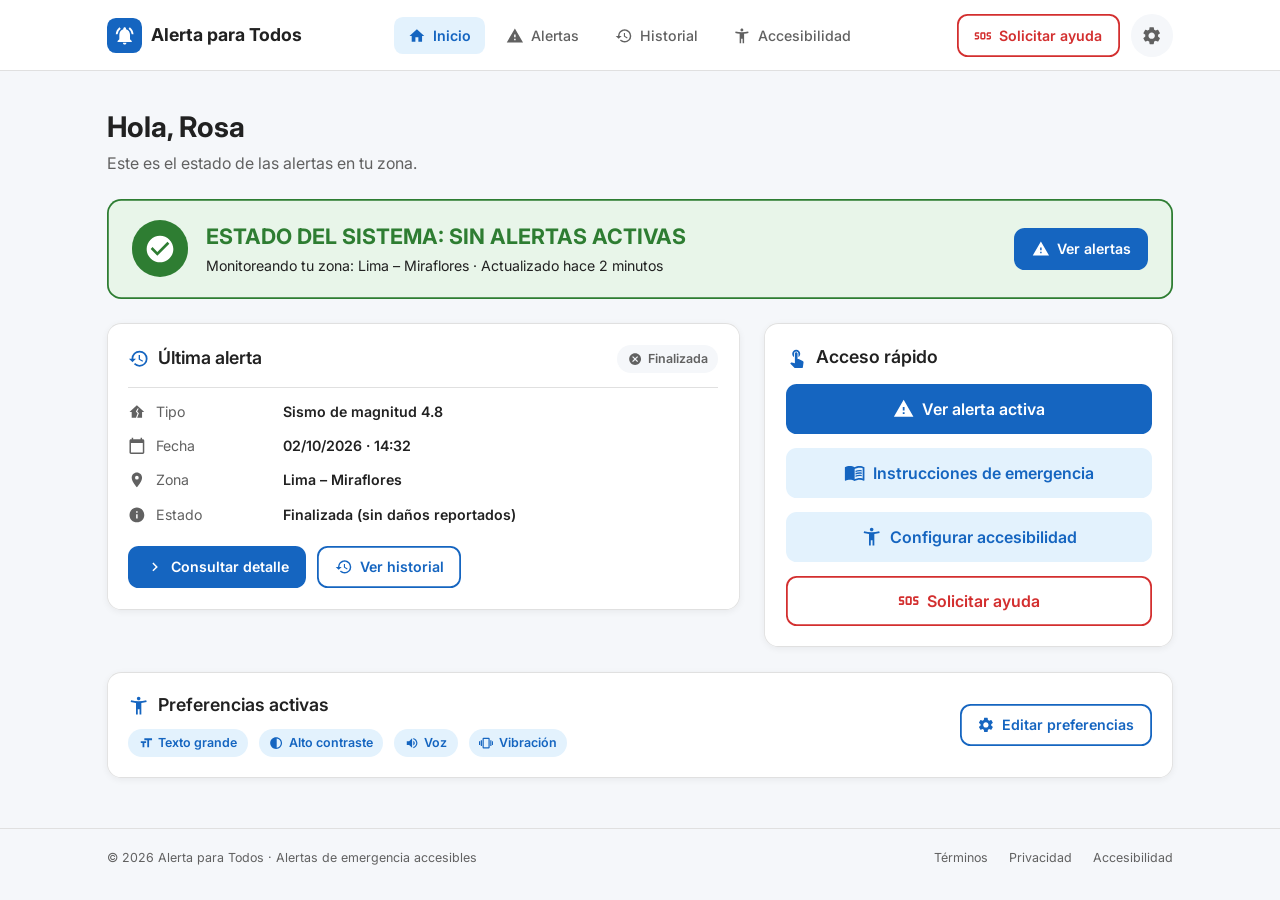
<file: index.html>
<!DOCTYPE html>
<html lang="es">
<head>
  <meta charset="UTF-8">
  <meta name="viewport" content="width=device-width, initial-scale=1.0">
  <title>Inicio | Alerta para Todos</title>
  <meta name="description" content="Alerta para Todos: alertas de emergencia accesibles. Pantalla MW-01.">
  <link rel="icon" href="imagenes/favicon.svg" type="image/svg+xml">
  <link rel="preconnect" href="https://fonts.googleapis.com">
  <link rel="preconnect" href="https://fonts.gstatic.com" crossorigin>
  <link href="https://fonts.googleapis.com/css2?family=Inter:wght@400;500;600;700&display=swap" rel="stylesheet">
  <link rel="stylesheet" href="css/estilos.css">
</head>
<body class="web" data-pantalla="MW-01">
  <div class="lienzo" id="pantalla">
<div class="panel-principal-1"><header class="navbar-2"><nav class="nav-interna"><a class="e3 enlace" href="index.html"><div class="logo-4"><div class="e5"><span class="ico-6"><svg fill="currentColor" aria-hidden="true" xmlns="http://www.w3.org/2000/svg" width="24" height="24" viewBox="0 0 24 24"><path d="M7.58 4.08 6.15 2.65C3.75 4.48 2.17 7.3 2.03 10.5h2a8.445 8.445 0 0 1 3.55-6.42zm12.39 6.42h2c-.15-3.2-1.73-6.02-4.12-7.85l-1.42 1.43a8.495 8.495 0 0 1 3.54 6.42zM18 11c0-3.07-1.64-5.64-4.5-6.32V4c0-.83-.67-1.5-1.5-1.5s-1.5.67-1.5 1.5v.68C7.63 5.36 6 7.92 6 11v5l-2 2v1h16v-1l-2-2v-5zm-6 11c.14 0 .27-.01.4-.04.65-.14 1.18-.58 1.44-1.18.1-.24.15-.5.15-.78h-4c.01 1.1.9 2 2.01 2z"/></svg></span></div><div class="txt-7">Alerta para Todos</div></div></a><div class="menu-8"><a class="inicio-9 enlace" href="index.html" aria-label="Inicio"><span class="ico-10"><svg fill="currentColor" aria-hidden="true" xmlns="http://www.w3.org/2000/svg" width="20" height="20" viewBox="0 0 24 24"><path d="M10 20v-6h4v6h5v-8h3L12 3 2 12h3v8z"/></svg></span><div class="txt-11">Inicio</div></a><a class="alertas-12 enlace" href="alerta-activa.html" aria-label="Alertas"><span class="ico-13"><svg fill="currentColor" aria-hidden="true" xmlns="http://www.w3.org/2000/svg" width="20" height="20" viewBox="0 0 24 24"><path d="M1 21h22L12 2 1 21zm12-3h-2v-2h2v2zm0-4h-2v-4h2v4z"/></svg></span><div class="txt-14">Alertas</div></a><a class="alertas-12 enlace" href="historial.html" aria-label="Historial"><span class="ico-13"><svg fill="currentColor" aria-hidden="true" xmlns="http://www.w3.org/2000/svg" width="20" height="20" viewBox="0 0 24 24"><path d="M13 3a9 9 0 0 0-9 9H1l3.89 3.89.07.14L9 12H6c0-3.87 3.13-7 7-7s7 3.13 7 7-3.13 7-7 7c-1.93 0-3.68-.79-4.94-2.06l-1.42 1.42A8.954 8.954 0 0 0 13 21a9 9 0 0 0 0-18zm-1 5v5l4.28 2.54.72-1.21-3.5-2.08V8H12z"/></svg></span><div class="txt-14">Historial</div></a><a class="alertas-12 enlace" href="accesibilidad.html" aria-label="Accesibilidad"><span class="ico-13"><svg fill="currentColor" aria-hidden="true" xmlns="http://www.w3.org/2000/svg" width="20" height="20" viewBox="0 0 24 24"><path d="M20.5 6c-2.61.7-5.67 1-8.5 1s-5.89-.3-8.5-1L3 8c1.86.5 4 .83 6 1v13h2v-6h2v6h2V9c2-.17 4.14-.5 6-1l-.5-2zM12 6c1.1 0 2-.9 2-2s-.9-2-2-2-2 .9-2 2 .9 2 2 2z"/></svg></span><div class="txt-14">Accesibilidad</div></a></div><div class="e15"><a class="solicitar-ayuda-16 boton" href="solicitar-ayuda.html" aria-label="Solicitar ayuda"><span class="ico-17"><svg fill="currentColor" aria-hidden="true" xmlns="http://www.w3.org/2000/svg" width="20" height="20" viewBox="0 0 24 24"><path d="M13.5 7h-3c-1.1 0-2 .9-2 2v6c0 1.1.9 2 2 2h3c1.1 0 2-.9 2-2V9c0-1.1-.9-2-2-2zm0 8h-3V9h3v6zM1 15h4v-2H3c-1.1 0-2-.9-2-2V9c0-1.1.9-2 2-2h4v2H3v2h2c1.1 0 2 .9 2 2v2c0 1.1-.9 2-2 2H1v-2zm16 0h4v-2h-2c-1.1 0-2-.9-2-2V9c0-1.1.9-2 2-2h4v2h-4v2h2c1.1 0 2 .9 2 2v2c0 1.1-.9 2-2 2h-4v-2z"/></svg></span><div class="txt-18">Solicitar ayuda</div></a><a class="configuracion-19 enlace" href="accesibilidad.html" aria-label="Configuración"><span class="ico-20"><svg fill="currentColor" aria-hidden="true" xmlns="http://www.w3.org/2000/svg" width="24" height="24" viewBox="0 0 24 24"><path d="M19.14 12.94c.04-.3.06-.61.06-.94 0-.32-.02-.64-.07-.94l2.03-1.58a.49.49 0 0 0 .12-.61l-1.92-3.32a.488.488 0 0 0-.59-.22l-2.39.96c-.5-.38-1.03-.7-1.62-.94l-.36-2.54a.484.484 0 0 0-.48-.41h-3.84c-.24 0-.43.17-.47.41l-.36 2.54c-.59.24-1.13.57-1.62.94l-2.39-.96c-.22-.08-.47 0-.59.22L2.74 8.87c-.12.21-.08.47.12.61l2.03 1.58c-.05.3-.09.63-.09.94s.02.64.07.94l-2.03 1.58a.49.49 0 0 0-.12.61l1.92 3.32c.12.22.37.29.59.22l2.39-.96c.5.38 1.03.7 1.62.94l.36 2.54c.05.24.24.41.48.41h3.84c.24 0 .44-.17.47-.41l.36-2.54c.59-.24 1.13-.56 1.62-.94l2.39.96c.22.08.47 0 .59-.22l1.92-3.32c.12-.22.07-.47-.12-.61l-2.01-1.58zM12 15.6c-1.98 0-3.6-1.62-3.6-3.6s1.62-3.6 3.6-3.6 3.6 1.62 3.6 3.6-1.62 3.6-3.6 3.6z"/></svg></span></a></div></nav></header><main class="contenido-21"><div class="encabezado-22"><div class="e23"><div class="txt-24">Hola, Rosa</div><div class="txt-25">Este es el estado de las alertas en tu zona.</div></div></div><div class="estado-del-sistema-26"><div class="e27"><span class="ico-28"><svg fill="currentColor" aria-hidden="true" xmlns="http://www.w3.org/2000/svg" width="36" height="36" viewBox="0 0 24 24"><path d="M12 2C6.48 2 2 6.48 2 12s4.48 10 10 10 10-4.48 10-10S17.52 2 12 2zm-2 15-5-5 1.41-1.41L10 14.17l7.59-7.59L19 8l-9 9z"/></svg></span></div><div class="e29"><div class="txt-30">ESTADO DEL SISTEMA: SIN ALERTAS ACTIVAS</div><div class="txt-31">Monitoreando tu zona: Lima – Miraflores · Actualizado hace 2 minutos</div></div><a class="ver-alertas-32 boton" href="alerta-activa.html" aria-label="Ver alertas"><span class="ico-33"><svg fill="currentColor" aria-hidden="true" xmlns="http://www.w3.org/2000/svg" width="20" height="20" viewBox="0 0 24 24"><path d="M1 21h22L12 2 1 21zm12-3h-2v-2h2v2zm0-4h-2v-4h2v4z"/></svg></span><div class="txt-34">Ver alertas</div></a></div><div class="fila-principal-35"><div class="ultima-alerta-36"><div class="e37"><div class="logo-4"><span class="ico-38"><svg fill="currentColor" aria-hidden="true" xmlns="http://www.w3.org/2000/svg" width="24" height="24" viewBox="0 0 24 24"><path d="M13 3a9 9 0 0 0-9 9H1l3.89 3.89.07.14L9 12H6c0-3.87 3.13-7 7-7s7 3.13 7 7-3.13 7-7 7c-1.93 0-3.68-.79-4.94-2.06l-1.42 1.42A8.954 8.954 0 0 0 13 21a9 9 0 0 0 0-18zm-1 5v5l4.28 2.54.72-1.21-3.5-2.08V8H12z"/></svg></span><div class="txt-39">Última alerta</div></div><div class="finalizada-40"><span class="ico-41"><svg fill="currentColor" aria-hidden="true" xmlns="http://www.w3.org/2000/svg" width="16" height="16" viewBox="0 0 24 24"><path d="M12 2C6.47 2 2 6.47 2 12s4.47 10 10 10 10-4.47 10-10S17.53 2 12 2zm5 13.59L15.59 17 12 13.41 8.41 17 7 15.59 10.59 12 7 8.41 8.41 7 12 10.59 15.59 7 17 8.41 13.41 12 17 15.59z"/></svg></span><div class="txt-42">Finalizada</div></div></div><div class="divider-43"></div><div class="tipo-44"><span class="ico-13"><svg fill="currentColor" aria-hidden="true" xmlns="http://www.w3.org/2000/svg" width="20" height="20" viewBox="0 0 24 24"><path fill-rule="evenodd" d="M12 3 2 12h3v8h14v-8h3L12 3zm.9 4.5-2.3 4 2.3 2.6-2.1 5.9h1.6l2.3-6-2.3-2.5 2.1-4z"/></svg></span><div class="txt-45">Tipo</div><div class="txt-46">Sismo de magnitud 4.8</div></div><div class="tipo-44"><span class="ico-13"><svg fill="currentColor" aria-hidden="true" xmlns="http://www.w3.org/2000/svg" width="20" height="20" viewBox="0 0 24 24"><path d="M20 3h-1V1h-2v2H7V1H5v2H4c-1.1 0-2 .9-2 2v16c0 1.1.9 2 2 2h16c1.1 0 2-.9 2-2V5c0-1.1-.9-2-2-2zm0 18H4V8h16v13z"/></svg></span><div class="txt-45">Fecha</div><div class="txt-46">02/10/2026 · 14:32</div></div><div class="tipo-44"><span class="ico-13"><svg fill="currentColor" aria-hidden="true" xmlns="http://www.w3.org/2000/svg" width="20" height="20" viewBox="0 0 24 24"><path d="M12 2C8.13 2 5 5.13 5 9c0 5.25 7 13 7 13s7-7.75 7-13c0-3.87-3.13-7-7-7zm0 9.5a2.5 2.5 0 0 1 0-5 2.5 2.5 0 0 1 0 5z"/></svg></span><div class="txt-45">Zona</div><div class="txt-46">Lima – Miraflores</div></div><div class="tipo-44"><span class="ico-13"><svg fill="currentColor" aria-hidden="true" xmlns="http://www.w3.org/2000/svg" width="20" height="20" viewBox="0 0 24 24"><path d="M12 2C6.48 2 2 6.48 2 12s4.48 10 10 10 10-4.48 10-10S17.52 2 12 2zm1 15h-2v-6h2v6zm0-8h-2V7h2v2z"/></svg></span><div class="txt-45">Estado</div><div class="txt-46">Finalizada (sin daños reportados)</div></div><div class="e47"><a class="ver-alertas-32 boton" href="detalle-alerta.html" aria-label="Consultar detalle"><span class="ico-33"><svg fill="currentColor" aria-hidden="true" xmlns="http://www.w3.org/2000/svg" width="20" height="20" viewBox="0 0 24 24"><path d="M10 6 8.59 7.41 13.17 12l-4.58 4.59L10 18l6-6z"/></svg></span><div class="txt-34">Consultar detalle</div></a><a class="ver-historial-48 boton" href="historial.html" aria-label="Ver historial"><span class="ico-10"><svg fill="currentColor" aria-hidden="true" xmlns="http://www.w3.org/2000/svg" width="20" height="20" viewBox="0 0 24 24"><path d="M13 3a9 9 0 0 0-9 9H1l3.89 3.89.07.14L9 12H6c0-3.87 3.13-7 7-7s7 3.13 7 7-3.13 7-7 7c-1.93 0-3.68-.79-4.94-2.06l-1.42 1.42A8.954 8.954 0 0 0 13 21a9 9 0 0 0 0-18zm-1 5v5l4.28 2.54.72-1.21-3.5-2.08V8H12z"/></svg></span><div class="txt-11">Ver historial</div></a></div></div><div class="acceso-rapido-49"><div class="acceso-rapido-50"><span class="ico-38"><svg fill="currentColor" aria-hidden="true" xmlns="http://www.w3.org/2000/svg" width="24" height="24" viewBox="0 0 24 24"><path d="M9 11.24V7.5a2.5 2.5 0 0 1 5 0v3.74c1.21-.81 2-2.18 2-3.74C16 5.01 13.99 3 11.5 3S7 5.01 7 7.5c0 1.56.79 2.93 2 3.74zm9.84 4.63-4.54-2.26c-.17-.07-.35-.11-.54-.11H13v-6c0-.83-.67-1.5-1.5-1.5S10 6.67 10 7.5v10.74c-3.6-.76-3.54-.75-3.67-.75-.31 0-.59.13-.79.33l-.79.8 4.94 4.94c.27.27.65.44 1.06.44h6.79c.75 0 1.33-.55 1.44-1.28l.75-5.27c.01-.07.02-.14.02-.2 0-.62-.38-1.16-.91-1.38z"/></svg></span><div class="txt-39">Acceso rápido</div></div><a class="ver-alerta-activa-51 boton" href="alerta-activa.html" aria-label="Ver alerta activa"><span class="ico-6"><svg fill="currentColor" aria-hidden="true" xmlns="http://www.w3.org/2000/svg" width="24" height="24" viewBox="0 0 24 24"><path d="M1 21h22L12 2 1 21zm12-3h-2v-2h2v2zm0-4h-2v-4h2v4z"/></svg></span><div class="txt-52">Ver alerta activa</div></a><a class="instrucciones-de-emergencia-53 boton" href="detalle-alerta.html" aria-label="Instrucciones de emergencia"><span class="ico-38"><svg fill="currentColor" aria-hidden="true" xmlns="http://www.w3.org/2000/svg" width="24" height="24" viewBox="0 0 24 24"><path d="M21 5c-1.11-.35-2.33-.5-3.5-.5-1.95 0-4.05.4-5.5 1.5-1.45-1.1-3.55-1.5-5.5-1.5S2.45 4.9 1 6v14.65c0 .25.25.5.5.5.1 0 .15-.05.25-.05C3.1 20.45 5.05 20 6.5 20c1.95 0 4.05.4 5.5 1.5 1.35-.85 3.8-1.5 5.5-1.5 1.65 0 3.35.3 4.75 1.05.1.05.15.05.25.05.25 0 .5-.25.5-.5V6c-.6-.45-1.25-.75-2-1zm0 13.5c-1.1-.35-2.3-.5-3.5-.5-1.7 0-4.15.65-5.5 1.5V8c1.35-.85 3.8-1.5 5.5-1.5 1.2 0 2.4.15 3.5.5v11.5z"/><path d="M17.5 10.5c.88 0 1.73.09 2.5.26V9.24c-.79-.15-1.64-.24-2.5-.24-1.7 0-3.24.29-4.5.83v1.66c1.13-.64 2.7-.99 4.5-.99zM13 12.49v1.66c1.13-.64 2.7-.99 4.5-.99.88 0 1.73.09 2.5.26V11.9c-.79-.15-1.64-.24-2.5-.24-1.7 0-3.24.3-4.5.83zm4.5 1.84c-1.7 0-3.24.29-4.5.83v1.66c1.13-.64 2.7-.99 4.5-.99.88 0 1.73.09 2.5.26v-1.52c-.79-.16-1.64-.24-2.5-.24z"/></svg></span><div class="txt-54">Instrucciones de emergencia</div></a><a class="instrucciones-de-emergencia-53 boton" href="accesibilidad.html" aria-label="Configurar accesibilidad"><span class="ico-38"><svg fill="currentColor" aria-hidden="true" xmlns="http://www.w3.org/2000/svg" width="24" height="24" viewBox="0 0 24 24"><path d="M20.5 6c-2.61.7-5.67 1-8.5 1s-5.89-.3-8.5-1L3 8c1.86.5 4 .83 6 1v13h2v-6h2v6h2V9c2-.17 4.14-.5 6-1l-.5-2zM12 6c1.1 0 2-.9 2-2s-.9-2-2-2-2 .9-2 2 .9 2 2 2z"/></svg></span><div class="txt-54">Configurar accesibilidad</div></a><a class="solicitar-ayuda-55 boton" href="solicitar-ayuda.html" aria-label="Solicitar ayuda"><span class="ico-56"><svg fill="currentColor" aria-hidden="true" xmlns="http://www.w3.org/2000/svg" width="24" height="24" viewBox="0 0 24 24"><path d="M13.5 7h-3c-1.1 0-2 .9-2 2v6c0 1.1.9 2 2 2h3c1.1 0 2-.9 2-2V9c0-1.1-.9-2-2-2zm0 8h-3V9h3v6zM1 15h4v-2H3c-1.1 0-2-.9-2-2V9c0-1.1.9-2 2-2h4v2H3v2h2c1.1 0 2 .9 2 2v2c0 1.1-.9 2-2 2H1v-2zm16 0h4v-2h-2c-1.1 0-2-.9-2-2V9c0-1.1.9-2 2-2h4v2h-4v2h2c1.1 0 2 .9 2 2v2c0 1.1-.9 2-2 2h-4v-2z"/></svg></span><div class="txt-57">Solicitar ayuda</div></a></div></div><div class="preferencias-activas-58"><div class="e59"><div class="acceso-rapido-50"><span class="ico-38"><svg fill="currentColor" aria-hidden="true" xmlns="http://www.w3.org/2000/svg" width="24" height="24" viewBox="0 0 24 24"><path d="M20.5 6c-2.61.7-5.67 1-8.5 1s-5.89-.3-8.5-1L3 8c1.86.5 4 .83 6 1v13h2v-6h2v6h2V9c2-.17 4.14-.5 6-1l-.5-2zM12 6c1.1 0 2-.9 2-2s-.9-2-2-2-2 .9-2 2 .9 2 2 2z"/></svg></span><div class="txt-39">Preferencias activas</div></div><div class="e60"><div class="texto-grande-61"><span class="ico-62"><svg fill="currentColor" aria-hidden="true" xmlns="http://www.w3.org/2000/svg" width="16" height="16" viewBox="0 0 24 24"><path d="M9 4v3h5v12h3V7h5V4H9zm-6 8h3v7h3v-7h3V9H3v3z"/></svg></span><div class="txt-63">Texto grande</div></div><div class="texto-grande-61"><span class="ico-62"><svg fill="currentColor" aria-hidden="true" xmlns="http://www.w3.org/2000/svg" width="16" height="16" viewBox="0 0 24 24"><path d="M12 22c5.52 0 10-4.48 10-10S17.52 2 12 2 2 6.48 2 12s4.48 10 10 10zm1-17.93c3.94.49 7 3.85 7 7.93s-3.05 7.44-7 7.93V4.07z"/></svg></span><div class="txt-63">Alto contraste</div></div><div class="texto-grande-61"><span class="ico-62"><svg fill="currentColor" aria-hidden="true" xmlns="http://www.w3.org/2000/svg" width="16" height="16" viewBox="0 0 24 24"><path d="M3 9v6h4l5 5V4L7 9H3zm13.5 3A4.5 4.5 0 0 0 14 7.97v8.05c1.48-.73 2.5-2.25 2.5-4.02zM14 3.23v2.06c2.89.86 5 3.54 5 6.71s-2.11 5.85-5 6.71v2.06c4.01-.91 7-4.49 7-8.77s-2.99-7.86-7-8.77z"/></svg></span><div class="txt-63">Voz</div></div><div class="texto-grande-61"><span class="ico-62"><svg fill="currentColor" aria-hidden="true" xmlns="http://www.w3.org/2000/svg" width="16" height="16" viewBox="0 0 24 24"><path d="M0 15h2V9H0v6zm3 2h2V7H3v10zm19-8v6h2V9h-2zm-3 8h2V7h-2v10zM16.5 3h-9C6.67 3 6 3.67 6 4.5v15c0 .83.67 1.5 1.5 1.5h9c.83 0 1.5-.67 1.5-1.5v-15c0-.83-.67-1.5-1.5-1.5zM16 19H8V5h8v14z"/></svg></span><div class="txt-63">Vibración</div></div></div></div><a class="ver-historial-48 boton" href="accesibilidad.html" aria-label="Editar preferencias"><span class="ico-10"><svg fill="currentColor" aria-hidden="true" xmlns="http://www.w3.org/2000/svg" width="20" height="20" viewBox="0 0 24 24"><path d="M19.14 12.94c.04-.3.06-.61.06-.94 0-.32-.02-.64-.07-.94l2.03-1.58a.49.49 0 0 0 .12-.61l-1.92-3.32a.488.488 0 0 0-.59-.22l-2.39.96c-.5-.38-1.03-.7-1.62-.94l-.36-2.54a.484.484 0 0 0-.48-.41h-3.84c-.24 0-.43.17-.47.41l-.36 2.54c-.59.24-1.13.57-1.62.94l-2.39-.96c-.22-.08-.47 0-.59.22L2.74 8.87c-.12.21-.08.47.12.61l2.03 1.58c-.05.3-.09.63-.09.94s.02.64.07.94l-2.03 1.58a.49.49 0 0 0-.12.61l1.92 3.32c.12.22.37.29.59.22l2.39-.96c.5.38 1.03.7 1.62.94l.36 2.54c.05.24.24.41.48.41h3.84c.24 0 .44-.17.47-.41l.36-2.54c.59-.24 1.13-.56 1.62-.94l2.39.96c.22.08.47 0 .59-.22l1.92-3.32c.12-.22.07-.47-.12-.61l-2.01-1.58zM12 15.6c-1.98 0-3.6-1.62-3.6-3.6s1.62-3.6 3.6-3.6 3.6 1.62 3.6 3.6-1.62 3.6-3.6 3.6z"/></svg></span><div class="txt-11">Editar preferencias</div></a></div></main><footer class="footer-64"><div class="txt-65">© 2026 Alerta para Todos · Alertas de emergencia accesibles</div><div class="e66"><div class="txt-65">Términos</div><div class="txt-65">Privacidad</div><div class="txt-65">Accesibilidad</div></div></footer></div>
  </div>
  <div class="aviso" id="aviso" role="status" aria-live="polite"></div>
  <script src="js/script.js"></script>
</body>
</html>
</file>
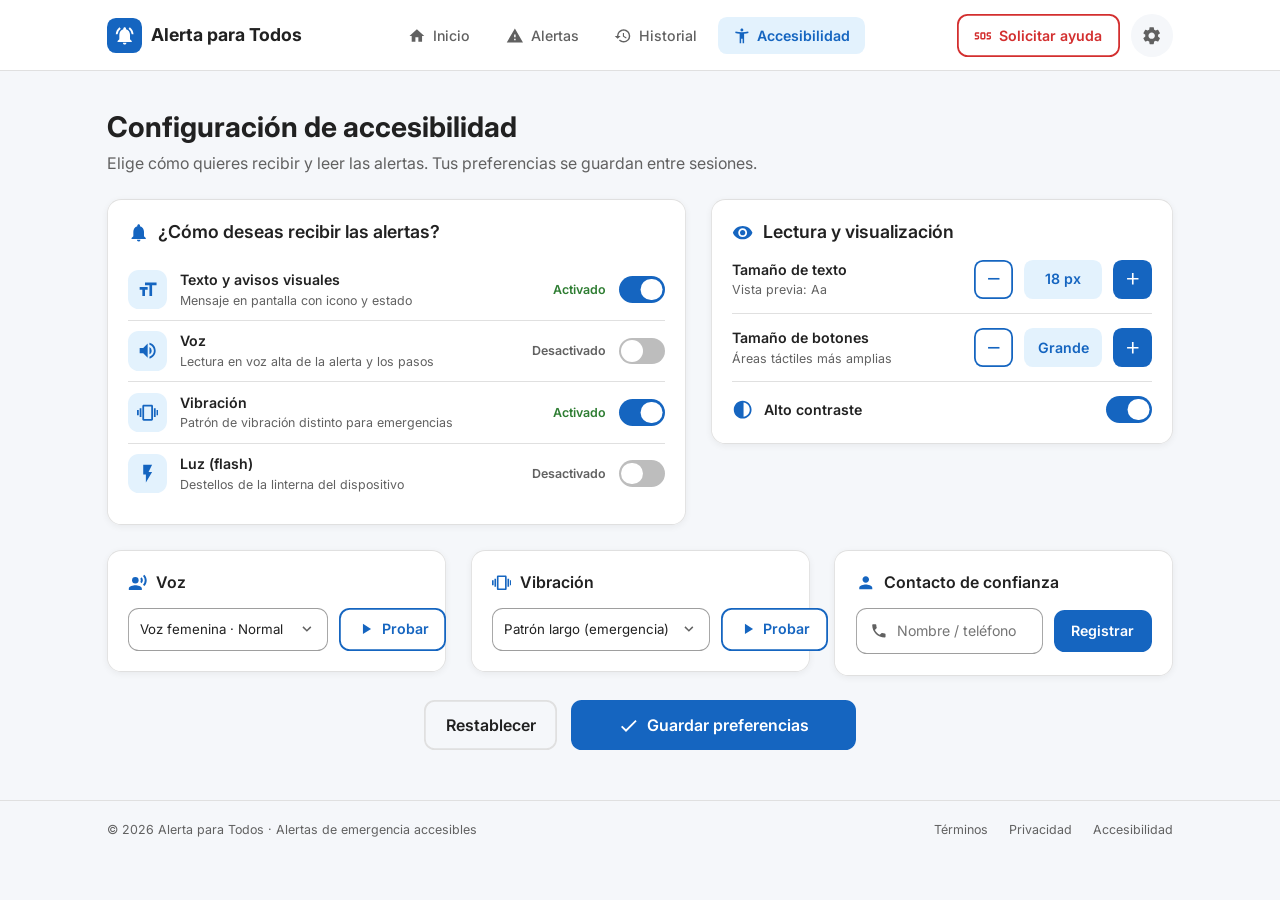
<file: accesibilidad.html>
<!DOCTYPE html>
<html lang="es">
<head>
  <meta charset="UTF-8">
  <meta name="viewport" content="width=device-width, initial-scale=1.0">
  <title>Configuración de accesibilidad | Alerta para Todos</title>
  <meta name="description" content="Alerta para Todos: alertas de emergencia accesibles. Pantalla MW-03.">
  <link rel="icon" href="imagenes/favicon.svg" type="image/svg+xml">
  <link rel="preconnect" href="https://fonts.googleapis.com">
  <link rel="preconnect" href="https://fonts.gstatic.com" crossorigin>
  <link href="https://fonts.googleapis.com/css2?family=Inter:wght@400;500;600;700&display=swap" rel="stylesheet">
  <link rel="stylesheet" href="css/estilos.css">
</head>
<body class="web" data-pantalla="MW-03">
  <div class="lienzo" id="pantalla">
<div class="panel-principal-1"><header class="navbar-2"><nav class="nav-interna"><a class="e3 enlace" href="index.html"><div class="logo-4"><div class="e5"><span class="ico-6"><svg fill="currentColor" aria-hidden="true" xmlns="http://www.w3.org/2000/svg" width="24" height="24" viewBox="0 0 24 24"><path d="M7.58 4.08 6.15 2.65C3.75 4.48 2.17 7.3 2.03 10.5h2a8.445 8.445 0 0 1 3.55-6.42zm12.39 6.42h2c-.15-3.2-1.73-6.02-4.12-7.85l-1.42 1.43a8.495 8.495 0 0 1 3.54 6.42zM18 11c0-3.07-1.64-5.64-4.5-6.32V4c0-.83-.67-1.5-1.5-1.5s-1.5.67-1.5 1.5v.68C7.63 5.36 6 7.92 6 11v5l-2 2v1h16v-1l-2-2v-5zm-6 11c.14 0 .27-.01.4-.04.65-.14 1.18-.58 1.44-1.18.1-.24.15-.5.15-.78h-4c.01 1.1.9 2 2.01 2z"/></svg></span></div><div class="txt-7">Alerta para Todos</div></div></a><div class="menu-8"><a class="alertas-12 enlace" href="index.html" aria-label="Inicio"><span class="ico-13"><svg fill="currentColor" aria-hidden="true" xmlns="http://www.w3.org/2000/svg" width="20" height="20" viewBox="0 0 24 24"><path d="M10 20v-6h4v6h5v-8h3L12 3 2 12h3v8z"/></svg></span><div class="txt-14">Inicio</div></a><a class="alertas-12 enlace" href="alerta-activa.html" aria-label="Alertas"><span class="ico-13"><svg fill="currentColor" aria-hidden="true" xmlns="http://www.w3.org/2000/svg" width="20" height="20" viewBox="0 0 24 24"><path d="M1 21h22L12 2 1 21zm12-3h-2v-2h2v2zm0-4h-2v-4h2v4z"/></svg></span><div class="txt-14">Alertas</div></a><a class="alertas-12 enlace" href="historial.html" aria-label="Historial"><span class="ico-13"><svg fill="currentColor" aria-hidden="true" xmlns="http://www.w3.org/2000/svg" width="20" height="20" viewBox="0 0 24 24"><path d="M13 3a9 9 0 0 0-9 9H1l3.89 3.89.07.14L9 12H6c0-3.87 3.13-7 7-7s7 3.13 7 7-3.13 7-7 7c-1.93 0-3.68-.79-4.94-2.06l-1.42 1.42A8.954 8.954 0 0 0 13 21a9 9 0 0 0 0-18zm-1 5v5l4.28 2.54.72-1.21-3.5-2.08V8H12z"/></svg></span><div class="txt-14">Historial</div></a><a class="inicio-9 enlace" href="accesibilidad.html" aria-label="Accesibilidad"><span class="ico-10"><svg fill="currentColor" aria-hidden="true" xmlns="http://www.w3.org/2000/svg" width="20" height="20" viewBox="0 0 24 24"><path d="M20.5 6c-2.61.7-5.67 1-8.5 1s-5.89-.3-8.5-1L3 8c1.86.5 4 .83 6 1v13h2v-6h2v6h2V9c2-.17 4.14-.5 6-1l-.5-2zM12 6c1.1 0 2-.9 2-2s-.9-2-2-2-2 .9-2 2 .9 2 2 2z"/></svg></span><div class="txt-11">Accesibilidad</div></a></div><div class="e15"><a class="solicitar-ayuda-16 boton" href="solicitar-ayuda.html" aria-label="Solicitar ayuda"><span class="ico-17"><svg fill="currentColor" aria-hidden="true" xmlns="http://www.w3.org/2000/svg" width="20" height="20" viewBox="0 0 24 24"><path d="M13.5 7h-3c-1.1 0-2 .9-2 2v6c0 1.1.9 2 2 2h3c1.1 0 2-.9 2-2V9c0-1.1-.9-2-2-2zm0 8h-3V9h3v6zM1 15h4v-2H3c-1.1 0-2-.9-2-2V9c0-1.1.9-2 2-2h4v2H3v2h2c1.1 0 2 .9 2 2v2c0 1.1-.9 2-2 2H1v-2zm16 0h4v-2h-2c-1.1 0-2-.9-2-2V9c0-1.1.9-2 2-2h4v2h-4v2h2c1.1 0 2 .9 2 2v2c0 1.1-.9 2-2 2h-4v-2z"/></svg></span><div class="txt-18">Solicitar ayuda</div></a><a class="configuracion-19 enlace" href="accesibilidad.html" aria-label="Configuración"><span class="ico-20"><svg fill="currentColor" aria-hidden="true" xmlns="http://www.w3.org/2000/svg" width="24" height="24" viewBox="0 0 24 24"><path d="M19.14 12.94c.04-.3.06-.61.06-.94 0-.32-.02-.64-.07-.94l2.03-1.58a.49.49 0 0 0 .12-.61l-1.92-3.32a.488.488 0 0 0-.59-.22l-2.39.96c-.5-.38-1.03-.7-1.62-.94l-.36-2.54a.484.484 0 0 0-.48-.41h-3.84c-.24 0-.43.17-.47.41l-.36 2.54c-.59.24-1.13.57-1.62.94l-2.39-.96c-.22-.08-.47 0-.59.22L2.74 8.87c-.12.21-.08.47.12.61l2.03 1.58c-.05.3-.09.63-.09.94s.02.64.07.94l-2.03 1.58a.49.49 0 0 0-.12.61l1.92 3.32c.12.22.37.29.59.22l2.39-.96c.5.38 1.03.7 1.62.94l.36 2.54c.05.24.24.41.48.41h3.84c.24 0 .44-.17.47-.41l.36-2.54c.59-.24 1.13-.56 1.62-.94l2.39.96c.22.08.47 0 .59-.22l1.92-3.32c.12-.22.07-.47-.12-.61l-2.01-1.58zM12 15.6c-1.98 0-3.6-1.62-3.6-3.6s1.62-3.6 3.6-3.6 3.6 1.62 3.6 3.6-1.62 3.6-3.6 3.6z"/></svg></span></a></div></nav></header><main class="contenido-21"><div class="encabezado-22"><div class="e23"><div class="txt-24">Configuración de accesibilidad</div><div class="txt-25">Elige cómo quieres recibir y leer las alertas. Tus preferencias se guardan entre sesiones.</div></div></div><div class="fila-principal-35"><div class="ultima-alerta-36"><div class="acceso-rapido-50"><span class="ico-38"><svg fill="currentColor" aria-hidden="true" xmlns="http://www.w3.org/2000/svg" width="24" height="24" viewBox="0 0 24 24"><path d="M12 22c1.1 0 2-.9 2-2h-4a2 2 0 0 0 2 2zm6-6v-5c0-3.07-1.64-5.64-4.5-6.32V4c0-.83-.67-1.5-1.5-1.5s-1.5.67-1.5 1.5v.68C7.63 5.36 6 7.92 6 11v5l-2 2v1h16v-1l-2-2z"/></svg></span><div class="txt-39">¿Cómo deseas recibir las alertas?</div></div><div class="e110"><div class="texto-y-avisos-visuales-111"><div class="e112"><span class="ico-38"><svg fill="currentColor" aria-hidden="true" xmlns="http://www.w3.org/2000/svg" width="24" height="24" viewBox="0 0 24 24"><path d="M9 4v3h5v12h3V7h5V4H9zm-6 8h3v7h3v-7h3V9H3v3z"/></svg></span></div><div class="e86"><div class="txt-113">Texto y avisos visuales</div><div class="txt-114">Mensaje en pantalla con icono y estado</div></div><div class="txt-115" data-rol="estado-toggle">Activado</div><button type="button" role="switch" aria-checked="true" class="toggle on" data-rol="toggle"><span class="knob"></span></button></div><div class="divider-43"></div><div class="texto-y-avisos-visuales-111"><div class="e112"><span class="ico-38"><svg fill="currentColor" aria-hidden="true" xmlns="http://www.w3.org/2000/svg" width="24" height="24" viewBox="0 0 24 24"><path d="M3 9v6h4l5 5V4L7 9H3zm13.5 3A4.5 4.5 0 0 0 14 7.97v8.05c1.48-.73 2.5-2.25 2.5-4.02zM14 3.23v2.06c2.89.86 5 3.54 5 6.71s-2.11 5.85-5 6.71v2.06c4.01-.91 7-4.49 7-8.77s-2.99-7.86-7-8.77z"/></svg></span></div><div class="e86"><div class="txt-113">Voz</div><div class="txt-114">Lectura en voz alta de la alerta y los pasos</div></div><div class="txt-42" data-rol="estado-toggle">Desactivado</div><button type="button" role="switch" aria-checked="false" class="toggle " data-rol="toggle"><span class="knob"></span></button></div><div class="divider-43"></div><div class="texto-y-avisos-visuales-111"><div class="e112"><span class="ico-38"><svg fill="currentColor" aria-hidden="true" xmlns="http://www.w3.org/2000/svg" width="24" height="24" viewBox="0 0 24 24"><path d="M0 15h2V9H0v6zm3 2h2V7H3v10zm19-8v6h2V9h-2zm-3 8h2V7h-2v10zM16.5 3h-9C6.67 3 6 3.67 6 4.5v15c0 .83.67 1.5 1.5 1.5h9c.83 0 1.5-.67 1.5-1.5v-15c0-.83-.67-1.5-1.5-1.5zM16 19H8V5h8v14z"/></svg></span></div><div class="e86"><div class="txt-113">Vibración</div><div class="txt-114">Patrón de vibración distinto para emergencias</div></div><div class="txt-115" data-rol="estado-toggle">Activado</div><button type="button" role="switch" aria-checked="true" class="toggle on" data-rol="toggle"><span class="knob"></span></button></div><div class="divider-43"></div><div class="texto-y-avisos-visuales-111"><div class="e112"><span class="ico-38"><svg fill="currentColor" aria-hidden="true" xmlns="http://www.w3.org/2000/svg" width="24" height="24" viewBox="0 0 24 24"><path d="M7 2v11h3v9l7-12h-4l4-8z"/></svg></span></div><div class="e86"><div class="txt-113">Luz (flash)</div><div class="txt-114">Destellos de la linterna del dispositivo</div></div><div class="txt-42" data-rol="estado-toggle">Desactivado</div><button type="button" role="switch" aria-checked="false" class="toggle " data-rol="toggle"><span class="knob"></span></button></div></div></div><div class="e118"><div class="accion-inmediata-89"><div class="acceso-rapido-50"><span class="ico-38"><svg fill="currentColor" aria-hidden="true" xmlns="http://www.w3.org/2000/svg" width="24" height="24" viewBox="0 0 24 24"><path d="M12 4.5C7 4.5 2.73 7.61 1 12c1.73 4.39 6 7.5 11 7.5s9.27-3.11 11-7.5c-1.73-4.39-6-7.5-11-7.5zM12 17c-2.76 0-5-2.24-5-5s2.24-5 5-5 5 2.24 5 5-2.24 5-5 5zm0-8c-1.66 0-3 1.34-3 3s1.34 3 3 3 3-1.34 3-3-1.34-3-3-3z"/></svg></span><div class="txt-39">Lectura y visualización</div></div><div class="e37"><div class="e119"><div class="txt-113">Tamaño de texto</div><div class="txt-120">Vista previa: Aa</div></div><div class="e15" data-rol="stepper" data-tipo="texto"><button type="button" class="paso-ctrl-122 btn-reset" data-accion="menos" aria-label="Disminuir"><span class="ico-121"><svg fill="currentColor" aria-hidden="true" xmlns="http://www.w3.org/2000/svg" width="22" height="22" viewBox="0 0 24 24"><path d="M19 13H5v-2h14v2z"/></svg></span></button><div class="paso-ctrl-123" data-rol="valor"><div class="txt-11">18 px</div></div><button type="button" class="paso-ctrl-125 btn-reset" data-accion="mas" aria-label="Aumentar"><span class="ico-124"><svg fill="currentColor" aria-hidden="true" xmlns="http://www.w3.org/2000/svg" width="22" height="22" viewBox="0 0 24 24"><path d="M19 13h-6v6h-2v-6H5v-2h6V5h2v6h6v2z"/></svg></span></button></div></div><div class="divider-43"></div><div class="e37"><div class="e119"><div class="txt-113">Tamaño de botones</div><div class="txt-120">Áreas táctiles más amplias</div></div><div class="e15" data-rol="stepper" data-tipo="botones"><button type="button" class="paso-ctrl-122 btn-reset" data-accion="menos" aria-label="Disminuir"><span class="ico-121"><svg fill="currentColor" aria-hidden="true" xmlns="http://www.w3.org/2000/svg" width="22" height="22" viewBox="0 0 24 24"><path d="M19 13H5v-2h14v2z"/></svg></span></button><div class="paso-ctrl-123" data-rol="valor"><div class="txt-11">Grande</div></div><button type="button" class="paso-ctrl-125 btn-reset" data-accion="mas" aria-label="Aumentar"><span class="ico-124"><svg fill="currentColor" aria-hidden="true" xmlns="http://www.w3.org/2000/svg" width="22" height="22" viewBox="0 0 24 24"><path d="M19 13h-6v6h-2v-6H5v-2h6V5h2v6h6v2z"/></svg></span></button></div></div><div class="divider-43"></div><div class="e37"><div class="e15"><span class="ico-38"><svg fill="currentColor" aria-hidden="true" xmlns="http://www.w3.org/2000/svg" width="24" height="24" viewBox="0 0 24 24"><path d="M12 22c5.52 0 10-4.48 10-10S17.52 2 12 2 2 6.48 2 12s4.48 10 10 10zm1-17.93c3.94.49 7 3.85 7 7.93s-3.05 7.44-7 7.93V4.07z"/></svg></span><div class="txt-126">Alto contraste</div></div><button type="button" role="switch" aria-checked="true" class="toggle on" data-rol="toggle"><span class="knob"></span></button></div></div></div></div><div class="fila-principal-35"><div class="ultima-alerta-36"><div class="acceso-rapido-50"><span class="ico-121"><svg fill="currentColor" aria-hidden="true" xmlns="http://www.w3.org/2000/svg" width="22" height="22" viewBox="0 0 24 24"><circle cx="9" cy="9" r="4"/><path d="M9 15c-2.67 0-8 1.34-8 4v2h16v-2c0-2.66-5.33-4-8-4zm7.76-9.64-1.68 1.69c.84 1.18.84 2.71 0 3.89l1.68 1.69c2.02-2.02 2.02-5.07 0-7.27zM20.07 2l-1.63 1.63c2.77 3.02 2.77 7.56 0 10.74L20.07 16c3.9-3.89 3.91-9.95 0-14z"/></svg></span><div class="txt-108">Voz</div></div><div class="tipo-44"><label class="voz-femenina-normal-127 select-caja"><select class="selector-128" aria-label="Voz femenina · Normal" data-rol="filtro"><option>Voz femenina · Normal</option><option>Voz masculina · Normal</option><option>Voz femenina · Lenta</option><option>Voz masculina · Lenta</option></select><span class="ico-13"><svg fill="currentColor" aria-hidden="true" xmlns="http://www.w3.org/2000/svg" width="20" height="20" viewBox="0 0 24 24"><path d="M16.59 8.59 12 13.17 7.41 8.59 6 10l6 6 6-6z"/></svg></span></label><button type="button" class="ver-historial-48 boton btn-reset" data-accion="probar"><span class="ico-10"><svg fill="currentColor" aria-hidden="true" xmlns="http://www.w3.org/2000/svg" width="20" height="20" viewBox="0 0 24 24"><path d="M8 5v14l11-7z"/></svg></span><div class="txt-11">Probar</div></button></div></div><div class="ultima-alerta-36"><div class="acceso-rapido-50"><span class="ico-121"><svg fill="currentColor" aria-hidden="true" xmlns="http://www.w3.org/2000/svg" width="22" height="22" viewBox="0 0 24 24"><path d="M0 15h2V9H0v6zm3 2h2V7H3v10zm19-8v6h2V9h-2zm-3 8h2V7h-2v10zM16.5 3h-9C6.67 3 6 3.67 6 4.5v15c0 .83.67 1.5 1.5 1.5h9c.83 0 1.5-.67 1.5-1.5v-15c0-.83-.67-1.5-1.5-1.5zM16 19H8V5h8v14z"/></svg></span><div class="txt-108">Vibración</div></div><div class="tipo-44"><label class="voz-femenina-normal-127 select-caja"><select class="selector-128" aria-label="Patrón largo (emergencia)" data-rol="filtro"><option>Patrón largo (emergencia)</option><option>Patrón corto</option><option>Patrón continuo</option></select><span class="ico-13"><svg fill="currentColor" aria-hidden="true" xmlns="http://www.w3.org/2000/svg" width="20" height="20" viewBox="0 0 24 24"><path d="M16.59 8.59 12 13.17 7.41 8.59 6 10l6 6 6-6z"/></svg></span></label><button type="button" class="ver-historial-48 boton btn-reset" data-accion="probar"><span class="ico-10"><svg fill="currentColor" aria-hidden="true" xmlns="http://www.w3.org/2000/svg" width="20" height="20" viewBox="0 0 24 24"><path d="M8 5v14l11-7z"/></svg></span><div class="txt-11">Probar</div></button></div></div><div class="ultima-alerta-36"><div class="acceso-rapido-50"><span class="ico-121"><svg fill="currentColor" aria-hidden="true" xmlns="http://www.w3.org/2000/svg" width="22" height="22" viewBox="0 0 24 24"><path d="M12 12c2.21 0 4-1.79 4-4s-1.79-4-4-4-4 1.79-4 4 1.79 4 4 4zm0 2c-2.67 0-8 1.34-8 4v2h16v-2c0-2.66-5.33-4-8-4z"/></svg></span><div class="txt-108">Contacto de confianza</div></div><div class="tipo-44"><label class="telefono-129 input-caja"><span class="ico-13"><svg fill="currentColor" aria-hidden="true" xmlns="http://www.w3.org/2000/svg" width="20" height="20" viewBox="0 0 24 24"><path d="M6.62 10.79c1.44 2.83 3.76 5.14 6.59 6.59l2.2-2.2c.27-.27.67-.36 1.02-.24 1.12.37 2.33.57 3.57.57.55 0 1 .45 1 1V20c0 .55-.45 1-1 1-9.39 0-17-7.61-17-17 0-.55.45-1 1-1h3.5c.55 0 1 .45 1 1 0 1.25.2 2.45.57 3.57.11.35.03.74-.25 1.02l-2.2 2.2z"/></svg></span><input class="campo-130" type="text" placeholder="Nombre / teléfono" aria-label="Nombre / teléfono"></label><button type="button" class="ver-alertas-32 boton btn-reset" data-accion="registrar"><div class="txt-34">Registrar</div></button></div></div></div><div class="e131"><button type="button" class="ver-en-historial-106 boton btn-reset" data-accion="restablecer"><div class="txt-108">Restablecer</div></button><a class="guardar-preferencias-132 boton" href="index.html" aria-label="Guardar preferencias"><span class="ico-6"><svg fill="currentColor" aria-hidden="true" xmlns="http://www.w3.org/2000/svg" width="24" height="24" viewBox="0 0 24 24"><path d="M9 16.17 4.83 12l-1.42 1.41L9 19 21 7l-1.41-1.41z"/></svg></span><div class="txt-52">Guardar preferencias</div></a></div></main><footer class="footer-64"><div class="txt-65">© 2026 Alerta para Todos · Alertas de emergencia accesibles</div><div class="e66"><div class="txt-65">Términos</div><div class="txt-65">Privacidad</div><div class="txt-65">Accesibilidad</div></div></footer></div>
  </div>
  <div class="aviso" id="aviso" role="status" aria-live="polite"></div>
  <script src="js/script.js"></script>
</body>
</html>
</file>
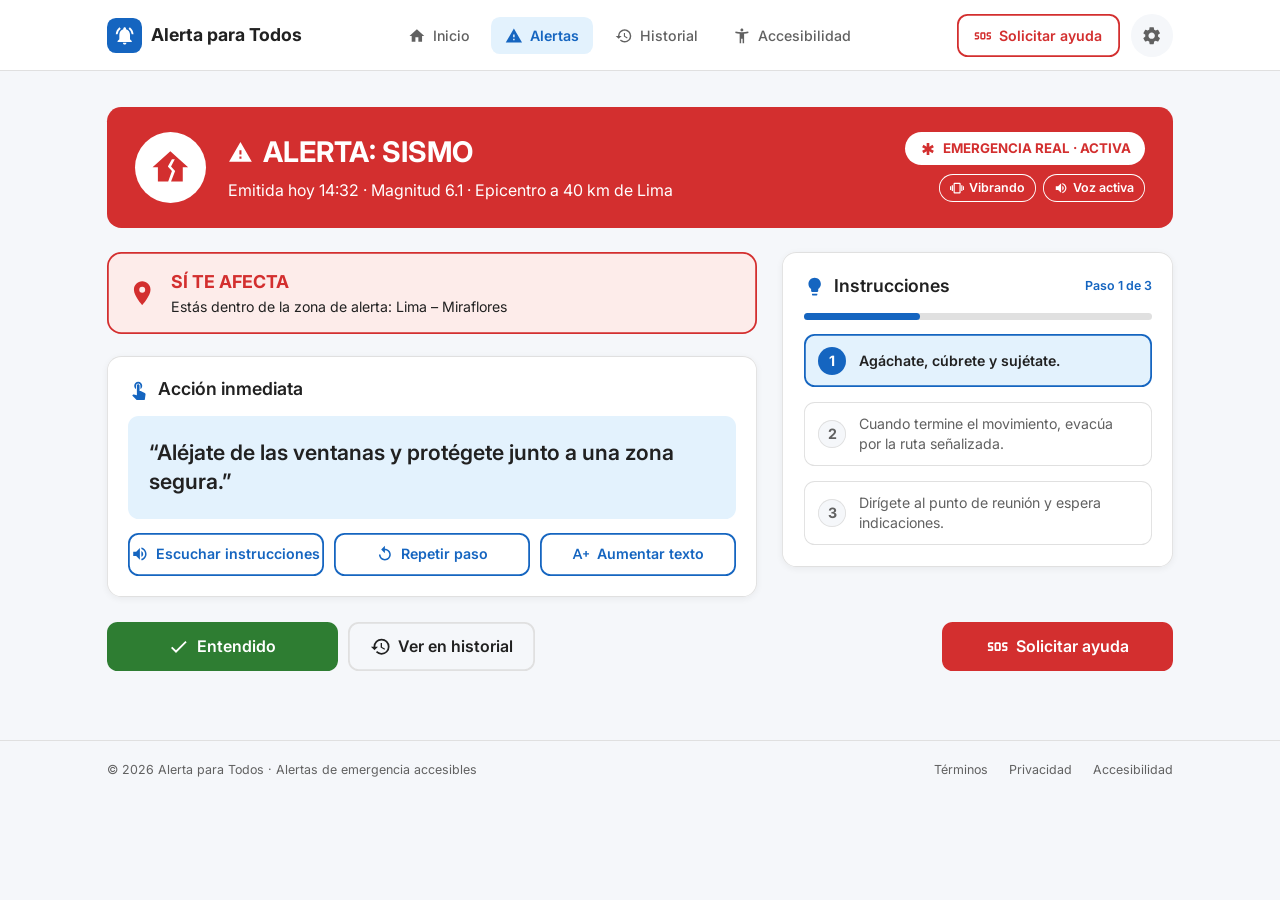
<file: alerta-activa.html>
<!DOCTYPE html>
<html lang="es">
<head>
  <meta charset="UTF-8">
  <meta name="viewport" content="width=device-width, initial-scale=1.0">
  <title>Alerta activa | Alerta para Todos</title>
  <meta name="description" content="Alerta para Todos: alertas de emergencia accesibles. Pantalla MW-02.">
  <link rel="icon" href="imagenes/favicon.svg" type="image/svg+xml">
  <link rel="preconnect" href="https://fonts.googleapis.com">
  <link rel="preconnect" href="https://fonts.gstatic.com" crossorigin>
  <link href="https://fonts.googleapis.com/css2?family=Inter:wght@400;500;600;700&display=swap" rel="stylesheet">
  <link rel="stylesheet" href="css/estilos.css">
</head>
<body class="web" data-pantalla="MW-02">
  <div class="lienzo" id="pantalla">
<div class="panel-principal-1"><header class="navbar-2"><nav class="nav-interna"><a class="e3 enlace" href="index.html"><div class="logo-4"><div class="e5"><span class="ico-6"><svg fill="currentColor" aria-hidden="true" xmlns="http://www.w3.org/2000/svg" width="24" height="24" viewBox="0 0 24 24"><path d="M7.58 4.08 6.15 2.65C3.75 4.48 2.17 7.3 2.03 10.5h2a8.445 8.445 0 0 1 3.55-6.42zm12.39 6.42h2c-.15-3.2-1.73-6.02-4.12-7.85l-1.42 1.43a8.495 8.495 0 0 1 3.54 6.42zM18 11c0-3.07-1.64-5.64-4.5-6.32V4c0-.83-.67-1.5-1.5-1.5s-1.5.67-1.5 1.5v.68C7.63 5.36 6 7.92 6 11v5l-2 2v1h16v-1l-2-2v-5zm-6 11c.14 0 .27-.01.4-.04.65-.14 1.18-.58 1.44-1.18.1-.24.15-.5.15-.78h-4c.01 1.1.9 2 2.01 2z"/></svg></span></div><div class="txt-7">Alerta para Todos</div></div></a><div class="menu-8"><a class="alertas-12 enlace" href="index.html" aria-label="Inicio"><span class="ico-13"><svg fill="currentColor" aria-hidden="true" xmlns="http://www.w3.org/2000/svg" width="20" height="20" viewBox="0 0 24 24"><path d="M10 20v-6h4v6h5v-8h3L12 3 2 12h3v8z"/></svg></span><div class="txt-14">Inicio</div></a><a class="inicio-9 enlace" href="alerta-activa.html" aria-label="Alertas"><span class="ico-10"><svg fill="currentColor" aria-hidden="true" xmlns="http://www.w3.org/2000/svg" width="20" height="20" viewBox="0 0 24 24"><path d="M1 21h22L12 2 1 21zm12-3h-2v-2h2v2zm0-4h-2v-4h2v4z"/></svg></span><div class="txt-11">Alertas</div></a><a class="alertas-12 enlace" href="historial.html" aria-label="Historial"><span class="ico-13"><svg fill="currentColor" aria-hidden="true" xmlns="http://www.w3.org/2000/svg" width="20" height="20" viewBox="0 0 24 24"><path d="M13 3a9 9 0 0 0-9 9H1l3.89 3.89.07.14L9 12H6c0-3.87 3.13-7 7-7s7 3.13 7 7-3.13 7-7 7c-1.93 0-3.68-.79-4.94-2.06l-1.42 1.42A8.954 8.954 0 0 0 13 21a9 9 0 0 0 0-18zm-1 5v5l4.28 2.54.72-1.21-3.5-2.08V8H12z"/></svg></span><div class="txt-14">Historial</div></a><a class="alertas-12 enlace" href="accesibilidad.html" aria-label="Accesibilidad"><span class="ico-13"><svg fill="currentColor" aria-hidden="true" xmlns="http://www.w3.org/2000/svg" width="20" height="20" viewBox="0 0 24 24"><path d="M20.5 6c-2.61.7-5.67 1-8.5 1s-5.89-.3-8.5-1L3 8c1.86.5 4 .83 6 1v13h2v-6h2v6h2V9c2-.17 4.14-.5 6-1l-.5-2zM12 6c1.1 0 2-.9 2-2s-.9-2-2-2-2 .9-2 2 .9 2 2 2z"/></svg></span><div class="txt-14">Accesibilidad</div></a></div><div class="e15"><a class="solicitar-ayuda-16 boton" href="solicitar-ayuda.html" aria-label="Solicitar ayuda"><span class="ico-17"><svg fill="currentColor" aria-hidden="true" xmlns="http://www.w3.org/2000/svg" width="20" height="20" viewBox="0 0 24 24"><path d="M13.5 7h-3c-1.1 0-2 .9-2 2v6c0 1.1.9 2 2 2h3c1.1 0 2-.9 2-2V9c0-1.1-.9-2-2-2zm0 8h-3V9h3v6zM1 15h4v-2H3c-1.1 0-2-.9-2-2V9c0-1.1.9-2 2-2h4v2H3v2h2c1.1 0 2 .9 2 2v2c0 1.1-.9 2-2 2H1v-2zm16 0h4v-2h-2c-1.1 0-2-.9-2-2V9c0-1.1.9-2 2-2h4v2h-4v2h2c1.1 0 2 .9 2 2v2c0 1.1-.9 2-2 2h-4v-2z"/></svg></span><div class="txt-18">Solicitar ayuda</div></a><a class="configuracion-19 enlace" href="accesibilidad.html" aria-label="Configuración"><span class="ico-20"><svg fill="currentColor" aria-hidden="true" xmlns="http://www.w3.org/2000/svg" width="24" height="24" viewBox="0 0 24 24"><path d="M19.14 12.94c.04-.3.06-.61.06-.94 0-.32-.02-.64-.07-.94l2.03-1.58a.49.49 0 0 0 .12-.61l-1.92-3.32a.488.488 0 0 0-.59-.22l-2.39.96c-.5-.38-1.03-.7-1.62-.94l-.36-2.54a.484.484 0 0 0-.48-.41h-3.84c-.24 0-.43.17-.47.41l-.36 2.54c-.59.24-1.13.57-1.62.94l-2.39-.96c-.22-.08-.47 0-.59.22L2.74 8.87c-.12.21-.08.47.12.61l2.03 1.58c-.05.3-.09.63-.09.94s.02.64.07.94l-2.03 1.58a.49.49 0 0 0-.12.61l1.92 3.32c.12.22.37.29.59.22l2.39-.96c.5.38 1.03.7 1.62.94l.36 2.54c.05.24.24.41.48.41h3.84c.24 0 .44-.17.47-.41l.36-2.54c.59-.24 1.13-.56 1.62-.94l2.39.96c.22.08.47 0 .59-.22l1.92-3.32c.12-.22.07-.47-.12-.61l-2.01-1.58zM12 15.6c-1.98 0-3.6-1.62-3.6-3.6s1.62-3.6 3.6-3.6 3.6 1.62 3.6 3.6-1.62 3.6-3.6 3.6z"/></svg></span></a></div></nav></header><main class="contenido-21"><div class="banner-de-emergencia-67"><div class="e68"><span class="ico-69"><svg fill="currentColor" aria-hidden="true" xmlns="http://www.w3.org/2000/svg" width="48" height="48" viewBox="0 0 24 24"><path fill-rule="evenodd" d="M12 3 2 12h3v8h14v-8h3L12 3zm.9 4.5-2.3 4 2.3 2.6-2.1 5.9h1.6l2.3-6-2.3-2.5 2.1-4z"/></svg></span></div><div class="e70"><div class="e71"><span class="ico-72"><svg fill="currentColor" aria-hidden="true" xmlns="http://www.w3.org/2000/svg" width="28" height="28" viewBox="0 0 24 24"><path d="M1 21h22L12 2 1 21zm12-3h-2v-2h2v2zm0-4h-2v-4h2v4z"/></svg></span><div class="txt-73">ALERTA: SISMO</div></div><div class="txt-74">Emitida hoy 14:32 · Magnitud 6.1 · Epicentro a 40 km de Lima</div></div><div class="e75"><div class="e76"><span class="ico-77"><svg fill="currentColor" aria-hidden="true" xmlns="http://www.w3.org/2000/svg" width="18" height="18" viewBox="0 0 24 24"><path d="m20.79 9.23-2-3.46L14 8.54V3h-4v5.54L5.21 5.77l-2 3.46L8 12l-4.79 2.77 2 3.46L10 15.46V21h4v-5.54l4.79 2.77 2-3.46L16 12z"/></svg></span><div class="txt-78">EMERGENCIA REAL · ACTIVA</div></div><div class="e79"><div class="e80"><span class="ico-81"><svg fill="currentColor" aria-hidden="true" xmlns="http://www.w3.org/2000/svg" width="16" height="16" viewBox="0 0 24 24"><path d="M0 15h2V9H0v6zm3 2h2V7H3v10zm19-8v6h2V9h-2zm-3 8h2V7h-2v10zM16.5 3h-9C6.67 3 6 3.67 6 4.5v15c0 .83.67 1.5 1.5 1.5h9c.83 0 1.5-.67 1.5-1.5v-15c0-.83-.67-1.5-1.5-1.5zM16 19H8V5h8v14z"/></svg></span><div class="txt-82">Vibrando</div></div><div class="e80"><span class="ico-81"><svg fill="currentColor" aria-hidden="true" xmlns="http://www.w3.org/2000/svg" width="16" height="16" viewBox="0 0 24 24"><path d="M3 9v6h4l5 5V4L7 9H3zm13.5 3A4.5 4.5 0 0 0 14 7.97v8.05c1.48-.73 2.5-2.25 2.5-4.02zM14 3.23v2.06c2.89.86 5 3.54 5 6.71s-2.11 5.85-5 6.71v2.06c4.01-.91 7-4.49 7-8.77s-2.99-7.86-7-8.77z"/></svg></span><div class="txt-82">Voz activa</div></div></div></div></div><div class="fila-principal-35"><div class="columna-principal-83"><div class="te-afecta-84"><span class="ico-85"><svg fill="currentColor" aria-hidden="true" xmlns="http://www.w3.org/2000/svg" width="32" height="32" viewBox="0 0 24 24"><path d="M12 2C8.13 2 5 5.13 5 9c0 5.25 7 13 7 13s7-7.75 7-13c0-3.87-3.13-7-7-7zm0 9.5a2.5 2.5 0 0 1 0-5 2.5 2.5 0 0 1 0 5z"/></svg></span><div class="e86"><div class="txt-87">SÍ TE AFECTA</div><div class="txt-88">Estás dentro de la zona de alerta: Lima – Miraflores</div></div></div><div class="accion-inmediata-89"><div class="acceso-rapido-50"><span class="ico-38"><svg fill="currentColor" aria-hidden="true" xmlns="http://www.w3.org/2000/svg" width="24" height="24" viewBox="0 0 24 24"><path d="M9 11.24V7.5a2.5 2.5 0 0 1 5 0v3.74c1.21-.81 2-2.18 2-3.74C16 5.01 13.99 3 11.5 3S7 5.01 7 7.5c0 1.56.79 2.93 2 3.74zm9.84 4.63-4.54-2.26c-.17-.07-.35-.11-.54-.11H13v-6c0-.83-.67-1.5-1.5-1.5S10 6.67 10 7.5v10.74c-3.6-.76-3.54-.75-3.67-.75-.31 0-.59.13-.79.33l-.79.8 4.94 4.94c.27.27.65.44 1.06.44h6.79c.75 0 1.33-.55 1.44-1.28l.75-5.27c.01-.07.02-.14.02-.2 0-.62-.38-1.16-.91-1.38z"/></svg></span><div class="txt-39">Acción inmediata</div></div><div class="e90"><div class="txt-91" data-rol="texto-instruccion">“Aléjate de las ventanas y protégete junto a una zona segura.”</div></div><div class="e92"><button type="button" class="escuchar-instrucciones-93 boton btn-reset" data-accion="escuchar-instrucciones"><span class="ico-10"><svg fill="currentColor" aria-hidden="true" xmlns="http://www.w3.org/2000/svg" width="20" height="20" viewBox="0 0 24 24"><path d="M3 9v6h4l5 5V4L7 9H3zm13.5 3A4.5 4.5 0 0 0 14 7.97v8.05c1.48-.73 2.5-2.25 2.5-4.02zM14 3.23v2.06c2.89.86 5 3.54 5 6.71s-2.11 5.85-5 6.71v2.06c4.01-.91 7-4.49 7-8.77s-2.99-7.86-7-8.77z"/></svg></span><div class="txt-11">Escuchar instrucciones</div></button><button type="button" class="escuchar-instrucciones-93 boton btn-reset" data-accion="repetir-paso"><span class="ico-10"><svg fill="currentColor" aria-hidden="true" xmlns="http://www.w3.org/2000/svg" width="20" height="20" viewBox="0 0 24 24"><path d="M12 5V1L7 6l5 5V7c3.31 0 6 2.69 6 6s-2.69 6-6 6-6-2.69-6-6H4c0 4.42 3.58 8 8 8s8-3.58 8-8-3.58-8-8-8z"/></svg></span><div class="txt-11">Repetir paso</div></button><button type="button" class="escuchar-instrucciones-93 boton btn-reset" data-accion="aumentar-texto"><span class="ico-10"><svg fill="currentColor" aria-hidden="true" xmlns="http://www.w3.org/2000/svg" width="20" height="20" viewBox="0 0 24 24"><path d="M.99 19h2.42l1.27-3.58h5.65L11.59 19h2.42L8.75 5h-2.5L.99 19zm4.42-5.61L7.44 7.6h.12l2.03 5.79H5.41zM20 11h3v2h-3v3h-2v-3h-3v-2h3V8h2v3z"/></svg></span><div class="txt-11">Aumentar texto</div></button></div></div></div><div class="instrucciones-94"><div class="e37"><div class="logo-4"><span class="ico-38"><svg fill="currentColor" aria-hidden="true" xmlns="http://www.w3.org/2000/svg" width="24" height="24" viewBox="0 0 24 24"><path d="M9 21c0 .5.4 1 1 1h4c.6 0 1-.5 1-1v-1H9v1zm3-19C8.1 2 5 5.1 5 9c0 2.4 1.2 4.5 3 5.7V17c0 .5.4 1 1 1h6c.6 0 1-.5 1-1v-2.3c1.8-1.3 3-3.4 3-5.7 0-3.9-3.1-7-7-7z"/></svg></span><div class="txt-39">Instrucciones</div></div><div class="txt-63" data-rol="contador-paso">Paso 1 de 3</div></div><div class="progreso-95" data-rol="progreso"><div class="e96"></div></div><div class="paso-1-97" data-rol="paso" data-n="1"><div class="e98"><div class="txt-99">1</div></div><div class="txt-46" data-rol="texto-paso">Agáchate, cúbrete y sujétate.</div></div><div class="paso-2-100" data-rol="paso" data-n="2"><div class="e101"><div class="txt-102">2</div></div><div class="txt-103" data-rol="texto-paso">Cuando termine el movimiento, evacúa por la ruta señalizada.</div></div><div class="paso-2-100" data-rol="paso" data-n="3"><div class="e101"><div class="txt-102">3</div></div><div class="txt-103" data-rol="texto-paso">Dirígete al punto de reunión y espera indicaciones.</div></div></div></div><div class="e37"><div class="e104"><a class="entendido-105 boton" href="index.html" aria-label="Entendido"><span class="ico-6"><svg fill="currentColor" aria-hidden="true" xmlns="http://www.w3.org/2000/svg" width="24" height="24" viewBox="0 0 24 24"><path d="M9 16.17 4.83 12l-1.42 1.41L9 19 21 7l-1.41-1.41z"/></svg></span><div class="txt-52">Entendido</div></a><a class="ver-en-historial-106 boton" href="historial.html" aria-label="Ver en historial"><span class="ico-107"><svg fill="currentColor" aria-hidden="true" xmlns="http://www.w3.org/2000/svg" width="24" height="24" viewBox="0 0 24 24"><path d="M13 3a9 9 0 0 0-9 9H1l3.89 3.89.07.14L9 12H6c0-3.87 3.13-7 7-7s7 3.13 7 7-3.13 7-7 7c-1.93 0-3.68-.79-4.94-2.06l-1.42 1.42A8.954 8.954 0 0 0 13 21a9 9 0 0 0 0-18zm-1 5v5l4.28 2.54.72-1.21-3.5-2.08V8H12z"/></svg></span><div class="txt-108">Ver en historial</div></a></div><a class="solicitar-ayuda-109 boton" href="solicitar-ayuda.html" aria-label="Solicitar ayuda"><span class="ico-6"><svg fill="currentColor" aria-hidden="true" xmlns="http://www.w3.org/2000/svg" width="24" height="24" viewBox="0 0 24 24"><path d="M13.5 7h-3c-1.1 0-2 .9-2 2v6c0 1.1.9 2 2 2h3c1.1 0 2-.9 2-2V9c0-1.1-.9-2-2-2zm0 8h-3V9h3v6zM1 15h4v-2H3c-1.1 0-2-.9-2-2V9c0-1.1.9-2 2-2h4v2H3v2h2c1.1 0 2 .9 2 2v2c0 1.1-.9 2-2 2H1v-2zm16 0h4v-2h-2c-1.1 0-2-.9-2-2V9c0-1.1.9-2 2-2h4v2h-4v2h2c1.1 0 2 .9 2 2v2c0 1.1-.9 2-2 2h-4v-2z"/></svg></span><div class="txt-52">Solicitar ayuda</div></a></div></main><footer class="footer-64"><div class="txt-65">© 2026 Alerta para Todos · Alertas de emergencia accesibles</div><div class="e66"><div class="txt-65">Términos</div><div class="txt-65">Privacidad</div><div class="txt-65">Accesibilidad</div></div></footer></div>
  </div>
  <div class="aviso" id="aviso" role="status" aria-live="polite"></div>
  <script src="js/script.js"></script>
</body>
</html>
</file>
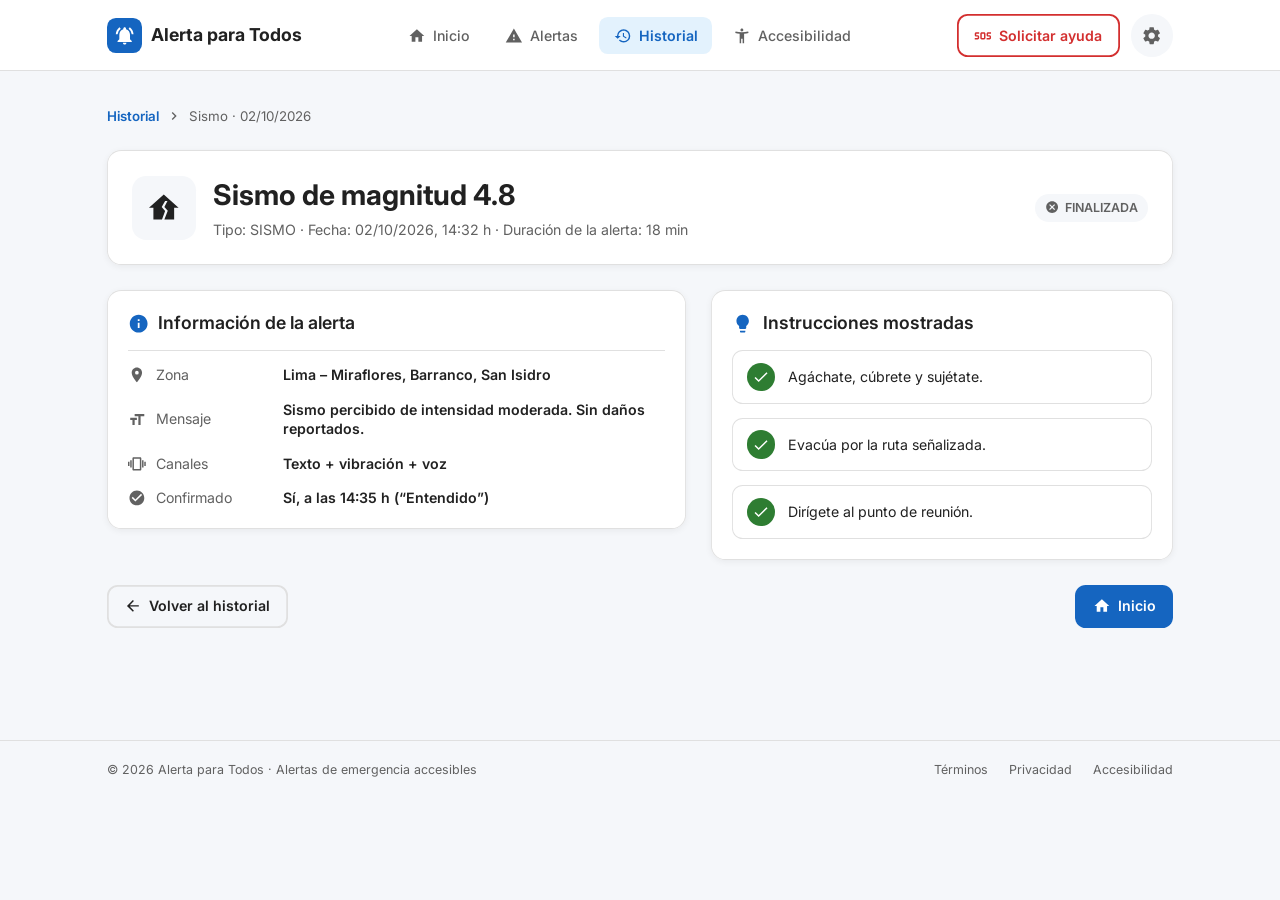
<file: detalle-alerta.html>
<!DOCTYPE html>
<html lang="es">
<head>
  <meta charset="UTF-8">
  <meta name="viewport" content="width=device-width, initial-scale=1.0">
  <title>Detalle de alerta histórica | Alerta para Todos</title>
  <meta name="description" content="Alerta para Todos: alertas de emergencia accesibles. Pantalla MW-06.">
  <link rel="icon" href="imagenes/favicon.svg" type="image/svg+xml">
  <link rel="preconnect" href="https://fonts.googleapis.com">
  <link rel="preconnect" href="https://fonts.gstatic.com" crossorigin>
  <link href="https://fonts.googleapis.com/css2?family=Inter:wght@400;500;600;700&display=swap" rel="stylesheet">
  <link rel="stylesheet" href="css/estilos.css">
</head>
<body class="web" data-pantalla="MW-06">
  <div class="lienzo" id="pantalla">
<div class="panel-principal-1"><header class="navbar-2"><nav class="nav-interna"><a class="e3 enlace" href="index.html"><div class="logo-4"><div class="e5"><span class="ico-6"><svg fill="currentColor" aria-hidden="true" xmlns="http://www.w3.org/2000/svg" width="24" height="24" viewBox="0 0 24 24"><path d="M7.58 4.08 6.15 2.65C3.75 4.48 2.17 7.3 2.03 10.5h2a8.445 8.445 0 0 1 3.55-6.42zm12.39 6.42h2c-.15-3.2-1.73-6.02-4.12-7.85l-1.42 1.43a8.495 8.495 0 0 1 3.54 6.42zM18 11c0-3.07-1.64-5.64-4.5-6.32V4c0-.83-.67-1.5-1.5-1.5s-1.5.67-1.5 1.5v.68C7.63 5.36 6 7.92 6 11v5l-2 2v1h16v-1l-2-2v-5zm-6 11c.14 0 .27-.01.4-.04.65-.14 1.18-.58 1.44-1.18.1-.24.15-.5.15-.78h-4c.01 1.1.9 2 2.01 2z"/></svg></span></div><div class="txt-7">Alerta para Todos</div></div></a><div class="menu-8"><a class="alertas-12 enlace" href="index.html" aria-label="Inicio"><span class="ico-13"><svg fill="currentColor" aria-hidden="true" xmlns="http://www.w3.org/2000/svg" width="20" height="20" viewBox="0 0 24 24"><path d="M10 20v-6h4v6h5v-8h3L12 3 2 12h3v8z"/></svg></span><div class="txt-14">Inicio</div></a><a class="alertas-12 enlace" href="alerta-activa.html" aria-label="Alertas"><span class="ico-13"><svg fill="currentColor" aria-hidden="true" xmlns="http://www.w3.org/2000/svg" width="20" height="20" viewBox="0 0 24 24"><path d="M1 21h22L12 2 1 21zm12-3h-2v-2h2v2zm0-4h-2v-4h2v4z"/></svg></span><div class="txt-14">Alertas</div></a><a class="inicio-9 enlace" href="historial.html" aria-label="Historial"><span class="ico-10"><svg fill="currentColor" aria-hidden="true" xmlns="http://www.w3.org/2000/svg" width="20" height="20" viewBox="0 0 24 24"><path d="M13 3a9 9 0 0 0-9 9H1l3.89 3.89.07.14L9 12H6c0-3.87 3.13-7 7-7s7 3.13 7 7-3.13 7-7 7c-1.93 0-3.68-.79-4.94-2.06l-1.42 1.42A8.954 8.954 0 0 0 13 21a9 9 0 0 0 0-18zm-1 5v5l4.28 2.54.72-1.21-3.5-2.08V8H12z"/></svg></span><div class="txt-11">Historial</div></a><a class="alertas-12 enlace" href="accesibilidad.html" aria-label="Accesibilidad"><span class="ico-13"><svg fill="currentColor" aria-hidden="true" xmlns="http://www.w3.org/2000/svg" width="20" height="20" viewBox="0 0 24 24"><path d="M20.5 6c-2.61.7-5.67 1-8.5 1s-5.89-.3-8.5-1L3 8c1.86.5 4 .83 6 1v13h2v-6h2v6h2V9c2-.17 4.14-.5 6-1l-.5-2zM12 6c1.1 0 2-.9 2-2s-.9-2-2-2-2 .9-2 2 .9 2 2 2z"/></svg></span><div class="txt-14">Accesibilidad</div></a></div><div class="e15"><a class="solicitar-ayuda-16 boton" href="solicitar-ayuda.html" aria-label="Solicitar ayuda"><span class="ico-17"><svg fill="currentColor" aria-hidden="true" xmlns="http://www.w3.org/2000/svg" width="20" height="20" viewBox="0 0 24 24"><path d="M13.5 7h-3c-1.1 0-2 .9-2 2v6c0 1.1.9 2 2 2h3c1.1 0 2-.9 2-2V9c0-1.1-.9-2-2-2zm0 8h-3V9h3v6zM1 15h4v-2H3c-1.1 0-2-.9-2-2V9c0-1.1.9-2 2-2h4v2H3v2h2c1.1 0 2 .9 2 2v2c0 1.1-.9 2-2 2H1v-2zm16 0h4v-2h-2c-1.1 0-2-.9-2-2V9c0-1.1.9-2 2-2h4v2h-4v2h2c1.1 0 2 .9 2 2v2c0 1.1-.9 2-2 2h-4v-2z"/></svg></span><div class="txt-18">Solicitar ayuda</div></a><a class="configuracion-19 enlace" href="accesibilidad.html" aria-label="Configuración"><span class="ico-20"><svg fill="currentColor" aria-hidden="true" xmlns="http://www.w3.org/2000/svg" width="24" height="24" viewBox="0 0 24 24"><path d="M19.14 12.94c.04-.3.06-.61.06-.94 0-.32-.02-.64-.07-.94l2.03-1.58a.49.49 0 0 0 .12-.61l-1.92-3.32a.488.488 0 0 0-.59-.22l-2.39.96c-.5-.38-1.03-.7-1.62-.94l-.36-2.54a.484.484 0 0 0-.48-.41h-3.84c-.24 0-.43.17-.47.41l-.36 2.54c-.59.24-1.13.57-1.62.94l-2.39-.96c-.22-.08-.47 0-.59.22L2.74 8.87c-.12.21-.08.47.12.61l2.03 1.58c-.05.3-.09.63-.09.94s.02.64.07.94l-2.03 1.58a.49.49 0 0 0-.12.61l1.92 3.32c.12.22.37.29.59.22l2.39-.96c.5.38 1.03.7 1.62.94l.36 2.54c.05.24.24.41.48.41h3.84c.24 0 .44-.17.47-.41l.36-2.54c.59-.24 1.13-.56 1.62-.94l2.39.96c.22.08.47 0 .59-.22l1.92-3.32c.12-.22.07-.47-.12-.61l-2.01-1.58zM12 15.6c-1.98 0-3.6-1.62-3.6-3.6s1.62-3.6 3.6-3.6 3.6 1.62 3.6 3.6-1.62 3.6-3.6 3.6z"/></svg></span></a></div></nav></header><main class="contenido-21"><div class="breadcrumb-171"><a class="txt-167" href="historial.html">Historial</a><span class="ico-172"><svg fill="currentColor" aria-hidden="true" xmlns="http://www.w3.org/2000/svg" width="18" height="18" viewBox="0 0 24 24"><path d="M10 6 8.59 7.41 13.17 12l-4.58 4.59L10 18l6-6z"/></svg></span><div class="txt-173">Sismo · 02/10/2026</div></div><div class="resumen-174"><div class="e175"><span class="ico-176"><svg fill="currentColor" aria-hidden="true" xmlns="http://www.w3.org/2000/svg" width="40" height="40" viewBox="0 0 24 24"><path fill-rule="evenodd" d="M12 3 2 12h3v8h14v-8h3L12 3zm.9 4.5-2.3 4 2.3 2.6-2.1 5.9h1.6l2.3-6-2.3-2.5 2.1-4z"/></svg></span></div><div class="e177"><div class="txt-24">Sismo de magnitud 4.8</div><div class="txt-178">Tipo: SISMO · Fecha: 02/10/2026, 14:32 h · Duración de la alerta: 18 min</div></div><div class="finalizada-40"><span class="ico-41"><svg fill="currentColor" aria-hidden="true" xmlns="http://www.w3.org/2000/svg" width="16" height="16" viewBox="0 0 24 24"><path d="M12 2C6.47 2 2 6.47 2 12s4.47 10 10 10 10-4.47 10-10S17.53 2 12 2zm5 13.59L15.59 17 12 13.41 8.41 17 7 15.59 10.59 12 7 8.41 8.41 7 12 10.59 15.59 7 17 8.41 13.41 12 17 15.59z"/></svg></span><div class="txt-42">FINALIZADA</div></div></div><div class="fila-principal-35"><div class="ultima-alerta-36"><div class="acceso-rapido-50"><span class="ico-38"><svg fill="currentColor" aria-hidden="true" xmlns="http://www.w3.org/2000/svg" width="24" height="24" viewBox="0 0 24 24"><path d="M12 2C6.48 2 2 6.48 2 12s4.48 10 10 10 10-4.48 10-10S17.52 2 12 2zm1 15h-2v-6h2v6zm0-8h-2V7h2v2z"/></svg></span><div class="txt-39">Información de la alerta</div></div><div class="divider-43"></div><div class="tipo-44"><span class="ico-13"><svg fill="currentColor" aria-hidden="true" xmlns="http://www.w3.org/2000/svg" width="20" height="20" viewBox="0 0 24 24"><path d="M12 2C8.13 2 5 5.13 5 9c0 5.25 7 13 7 13s7-7.75 7-13c0-3.87-3.13-7-7-7zm0 9.5a2.5 2.5 0 0 1 0-5 2.5 2.5 0 0 1 0 5z"/></svg></span><div class="txt-45">Zona</div><div class="txt-46">Lima – Miraflores, Barranco, San Isidro</div></div><div class="tipo-44"><span class="ico-13"><svg fill="currentColor" aria-hidden="true" xmlns="http://www.w3.org/2000/svg" width="20" height="20" viewBox="0 0 24 24"><path d="M9 4v3h5v12h3V7h5V4H9zm-6 8h3v7h3v-7h3V9H3v3z"/></svg></span><div class="txt-45">Mensaje</div><div class="txt-46">Sismo percibido de intensidad moderada. Sin daños reportados.</div></div><div class="tipo-44"><span class="ico-13"><svg fill="currentColor" aria-hidden="true" xmlns="http://www.w3.org/2000/svg" width="20" height="20" viewBox="0 0 24 24"><path d="M0 15h2V9H0v6zm3 2h2V7H3v10zm19-8v6h2V9h-2zm-3 8h2V7h-2v10zM16.5 3h-9C6.67 3 6 3.67 6 4.5v15c0 .83.67 1.5 1.5 1.5h9c.83 0 1.5-.67 1.5-1.5v-15c0-.83-.67-1.5-1.5-1.5zM16 19H8V5h8v14z"/></svg></span><div class="txt-45">Canales</div><div class="txt-46">Texto + vibración + voz</div></div><div class="tipo-44"><span class="ico-13"><svg fill="currentColor" aria-hidden="true" xmlns="http://www.w3.org/2000/svg" width="20" height="20" viewBox="0 0 24 24"><path d="M12 2C6.48 2 2 6.48 2 12s4.48 10 10 10 10-4.48 10-10S17.52 2 12 2zm-2 15-5-5 1.41-1.41L10 14.17l7.59-7.59L19 8l-9 9z"/></svg></span><div class="txt-45">Confirmado</div><div class="txt-46">Sí, a las 14:35 h (“Entendido”)</div></div></div><div class="instrucciones-mostradas-179"><div class="acceso-rapido-50"><span class="ico-38"><svg fill="currentColor" aria-hidden="true" xmlns="http://www.w3.org/2000/svg" width="24" height="24" viewBox="0 0 24 24"><path d="M9 21c0 .5.4 1 1 1h4c.6 0 1-.5 1-1v-1H9v1zm3-19C8.1 2 5 5.1 5 9c0 2.4 1.2 4.5 3 5.7V17c0 .5.4 1 1 1h6c.6 0 1-.5 1-1v-2.3c1.8-1.3 3-3.4 3-5.7 0-3.9-3.1-7-7-7z"/></svg></span><div class="txt-39">Instrucciones mostradas</div></div><div class="paso-2-100" data-rol="paso" data-n="1"><div class="e180"><span class="ico-33"><svg fill="currentColor" aria-hidden="true" xmlns="http://www.w3.org/2000/svg" width="20" height="20" viewBox="0 0 24 24"><path d="M9 16.17 4.83 12l-1.42 1.41L9 19 21 7l-1.41-1.41z"/></svg></span></div><div class="txt-163" data-rol="texto-paso">Agáchate, cúbrete y sujétate.</div></div><div class="paso-2-100" data-rol="paso" data-n="2"><div class="e180"><span class="ico-33"><svg fill="currentColor" aria-hidden="true" xmlns="http://www.w3.org/2000/svg" width="20" height="20" viewBox="0 0 24 24"><path d="M9 16.17 4.83 12l-1.42 1.41L9 19 21 7l-1.41-1.41z"/></svg></span></div><div class="txt-163" data-rol="texto-paso">Evacúa por la ruta señalizada.</div></div><div class="paso-2-100" data-rol="paso" data-n="3"><div class="e180"><span class="ico-33"><svg fill="currentColor" aria-hidden="true" xmlns="http://www.w3.org/2000/svg" width="20" height="20" viewBox="0 0 24 24"><path d="M9 16.17 4.83 12l-1.42 1.41L9 19 21 7l-1.41-1.41z"/></svg></span></div><div class="txt-163" data-rol="texto-paso">Dirígete al punto de reunión.</div></div></div></div><div class="e149"><a class="volver-a-inicio-170 boton" href="historial.html" aria-label="Volver al historial"><span class="ico-162"><svg fill="currentColor" aria-hidden="true" xmlns="http://www.w3.org/2000/svg" width="20" height="20" viewBox="0 0 24 24"><path d="M20 11H7.83l5.59-5.59L12 4l-8 8 8 8 1.41-1.41L7.83 13H20v-2z"/></svg></span><div class="txt-126">Volver al historial</div></a><a class="ver-alertas-32 boton" href="index.html" aria-label="Inicio"><span class="ico-33"><svg fill="currentColor" aria-hidden="true" xmlns="http://www.w3.org/2000/svg" width="20" height="20" viewBox="0 0 24 24"><path d="M10 20v-6h4v6h5v-8h3L12 3 2 12h3v8z"/></svg></span><div class="txt-34">Inicio</div></a></div></main><footer class="footer-64"><div class="txt-65">© 2026 Alerta para Todos · Alertas de emergencia accesibles</div><div class="e66"><div class="txt-65">Términos</div><div class="txt-65">Privacidad</div><div class="txt-65">Accesibilidad</div></div></footer></div>
  </div>
  <div class="aviso" id="aviso" role="status" aria-live="polite"></div>
  <script src="js/script.js"></script>
</body>
</html>
</file>
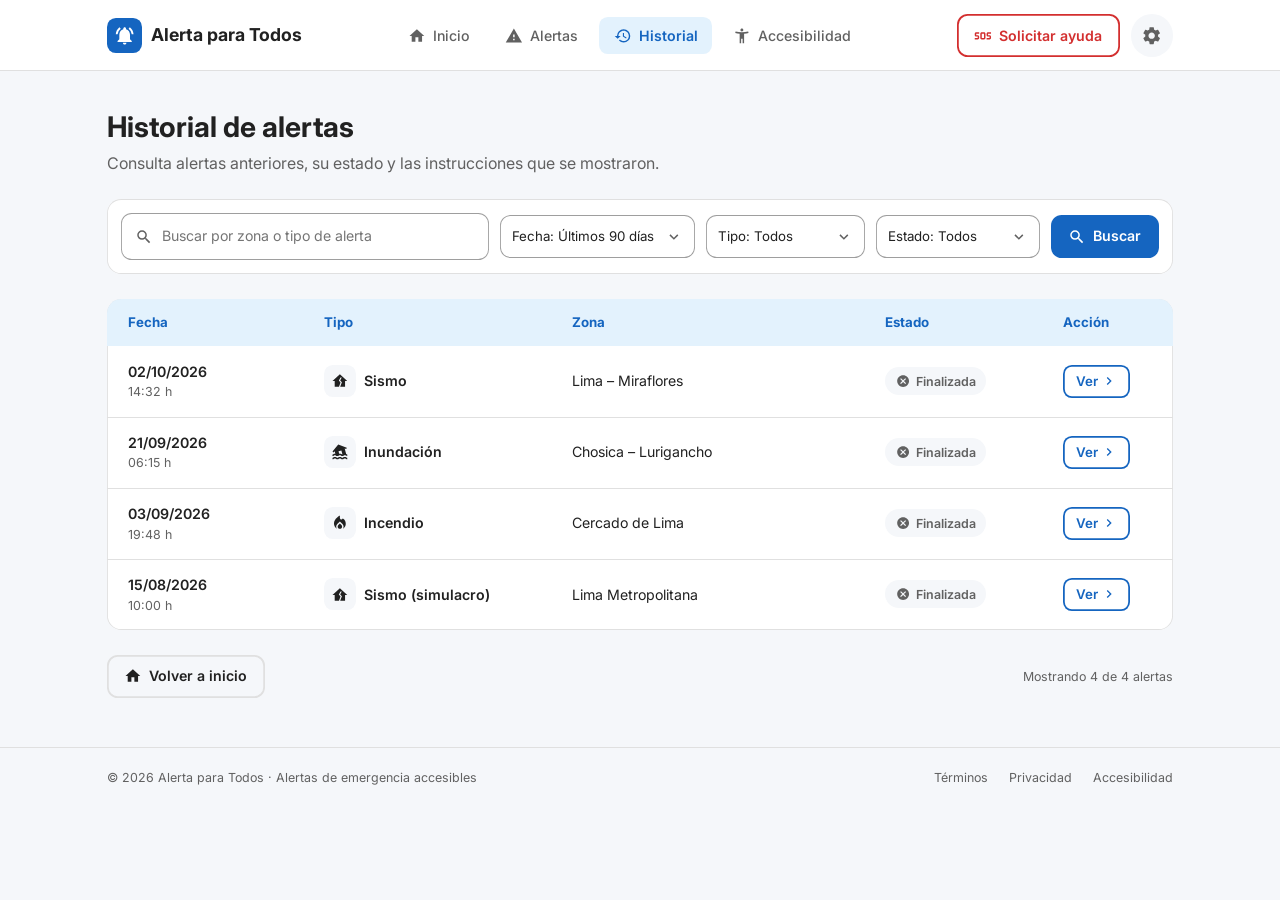
<file: historial.html>
<!DOCTYPE html>
<html lang="es">
<head>
  <meta charset="UTF-8">
  <meta name="viewport" content="width=device-width, initial-scale=1.0">
  <title>Historial de alertas | Alerta para Todos</title>
  <meta name="description" content="Alerta para Todos: alertas de emergencia accesibles. Pantalla MW-05.">
  <link rel="icon" href="imagenes/favicon.svg" type="image/svg+xml">
  <link rel="preconnect" href="https://fonts.googleapis.com">
  <link rel="preconnect" href="https://fonts.gstatic.com" crossorigin>
  <link href="https://fonts.googleapis.com/css2?family=Inter:wght@400;500;600;700&display=swap" rel="stylesheet">
  <link rel="stylesheet" href="css/estilos.css">
</head>
<body class="web" data-pantalla="MW-05">
  <div class="lienzo" id="pantalla">
<div class="panel-principal-1"><header class="navbar-2"><nav class="nav-interna"><a class="e3 enlace" href="index.html"><div class="logo-4"><div class="e5"><span class="ico-6"><svg fill="currentColor" aria-hidden="true" xmlns="http://www.w3.org/2000/svg" width="24" height="24" viewBox="0 0 24 24"><path d="M7.58 4.08 6.15 2.65C3.75 4.48 2.17 7.3 2.03 10.5h2a8.445 8.445 0 0 1 3.55-6.42zm12.39 6.42h2c-.15-3.2-1.73-6.02-4.12-7.85l-1.42 1.43a8.495 8.495 0 0 1 3.54 6.42zM18 11c0-3.07-1.64-5.64-4.5-6.32V4c0-.83-.67-1.5-1.5-1.5s-1.5.67-1.5 1.5v.68C7.63 5.36 6 7.92 6 11v5l-2 2v1h16v-1l-2-2v-5zm-6 11c.14 0 .27-.01.4-.04.65-.14 1.18-.58 1.44-1.18.1-.24.15-.5.15-.78h-4c.01 1.1.9 2 2.01 2z"/></svg></span></div><div class="txt-7">Alerta para Todos</div></div></a><div class="menu-8"><a class="alertas-12 enlace" href="index.html" aria-label="Inicio"><span class="ico-13"><svg fill="currentColor" aria-hidden="true" xmlns="http://www.w3.org/2000/svg" width="20" height="20" viewBox="0 0 24 24"><path d="M10 20v-6h4v6h5v-8h3L12 3 2 12h3v8z"/></svg></span><div class="txt-14">Inicio</div></a><a class="alertas-12 enlace" href="alerta-activa.html" aria-label="Alertas"><span class="ico-13"><svg fill="currentColor" aria-hidden="true" xmlns="http://www.w3.org/2000/svg" width="20" height="20" viewBox="0 0 24 24"><path d="M1 21h22L12 2 1 21zm12-3h-2v-2h2v2zm0-4h-2v-4h2v4z"/></svg></span><div class="txt-14">Alertas</div></a><a class="inicio-9 enlace" href="historial.html" aria-label="Historial"><span class="ico-10"><svg fill="currentColor" aria-hidden="true" xmlns="http://www.w3.org/2000/svg" width="20" height="20" viewBox="0 0 24 24"><path d="M13 3a9 9 0 0 0-9 9H1l3.89 3.89.07.14L9 12H6c0-3.87 3.13-7 7-7s7 3.13 7 7-3.13 7-7 7c-1.93 0-3.68-.79-4.94-2.06l-1.42 1.42A8.954 8.954 0 0 0 13 21a9 9 0 0 0 0-18zm-1 5v5l4.28 2.54.72-1.21-3.5-2.08V8H12z"/></svg></span><div class="txt-11">Historial</div></a><a class="alertas-12 enlace" href="accesibilidad.html" aria-label="Accesibilidad"><span class="ico-13"><svg fill="currentColor" aria-hidden="true" xmlns="http://www.w3.org/2000/svg" width="20" height="20" viewBox="0 0 24 24"><path d="M20.5 6c-2.61.7-5.67 1-8.5 1s-5.89-.3-8.5-1L3 8c1.86.5 4 .83 6 1v13h2v-6h2v6h2V9c2-.17 4.14-.5 6-1l-.5-2zM12 6c1.1 0 2-.9 2-2s-.9-2-2-2-2 .9-2 2 .9 2 2 2z"/></svg></span><div class="txt-14">Accesibilidad</div></a></div><div class="e15"><a class="solicitar-ayuda-16 boton" href="solicitar-ayuda.html" aria-label="Solicitar ayuda"><span class="ico-17"><svg fill="currentColor" aria-hidden="true" xmlns="http://www.w3.org/2000/svg" width="20" height="20" viewBox="0 0 24 24"><path d="M13.5 7h-3c-1.1 0-2 .9-2 2v6c0 1.1.9 2 2 2h3c1.1 0 2-.9 2-2V9c0-1.1-.9-2-2-2zm0 8h-3V9h3v6zM1 15h4v-2H3c-1.1 0-2-.9-2-2V9c0-1.1.9-2 2-2h4v2H3v2h2c1.1 0 2 .9 2 2v2c0 1.1-.9 2-2 2H1v-2zm16 0h4v-2h-2c-1.1 0-2-.9-2-2V9c0-1.1.9-2 2-2h4v2h-4v2h2c1.1 0 2 .9 2 2v2c0 1.1-.9 2-2 2h-4v-2z"/></svg></span><div class="txt-18">Solicitar ayuda</div></a><a class="configuracion-19 enlace" href="accesibilidad.html" aria-label="Configuración"><span class="ico-20"><svg fill="currentColor" aria-hidden="true" xmlns="http://www.w3.org/2000/svg" width="24" height="24" viewBox="0 0 24 24"><path d="M19.14 12.94c.04-.3.06-.61.06-.94 0-.32-.02-.64-.07-.94l2.03-1.58a.49.49 0 0 0 .12-.61l-1.92-3.32a.488.488 0 0 0-.59-.22l-2.39.96c-.5-.38-1.03-.7-1.62-.94l-.36-2.54a.484.484 0 0 0-.48-.41h-3.84c-.24 0-.43.17-.47.41l-.36 2.54c-.59.24-1.13.57-1.62.94l-2.39-.96c-.22-.08-.47 0-.59.22L2.74 8.87c-.12.21-.08.47.12.61l2.03 1.58c-.05.3-.09.63-.09.94s.02.64.07.94l-2.03 1.58a.49.49 0 0 0-.12.61l1.92 3.32c.12.22.37.29.59.22l2.39-.96c.5.38 1.03.7 1.62.94l.36 2.54c.05.24.24.41.48.41h3.84c.24 0 .44-.17.47-.41l.36-2.54c.59-.24 1.13-.56 1.62-.94l2.39.96c.22.08.47 0 .59-.22l1.92-3.32c.12-.22.07-.47-.12-.61l-2.01-1.58zM12 15.6c-1.98 0-3.6-1.62-3.6-3.6s1.62-3.6 3.6-3.6 3.6 1.62 3.6 3.6-1.62 3.6-3.6 3.6z"/></svg></span></a></div></nav></header><main class="contenido-21"><div class="encabezado-22"><div class="e23"><div class="txt-24">Historial de alertas</div><div class="txt-25">Consulta alertas anteriores, su estado y las instrucciones que se mostraron.</div></div></div><div class="filtros-150"><label class="telefono-129 input-caja"><span class="ico-13"><svg fill="currentColor" aria-hidden="true" xmlns="http://www.w3.org/2000/svg" width="20" height="20" viewBox="0 0 24 24"><path d="M15.5 14h-.79l-.28-.27A6.471 6.471 0 0 0 16 9.5 6.5 6.5 0 1 0 9.5 16c1.61 0 3.09-.59 4.23-1.57l.27.28v.79l5 4.99L20.49 19l-4.99-5zm-6 0C7.01 14 5 11.99 5 9.5S7.01 5 9.5 5 14 7.01 14 9.5 11.99 14 9.5 14z"/></svg></span><input class="campo-130" type="text" placeholder="Buscar por zona o tipo de alerta" aria-label="Buscar por zona o tipo de alerta" data-rol="buscador"></label><label class="voz-femenina-normal-127 select-caja"><select class="selector-128" aria-label="Fecha: Últimos 90 días" data-rol="filtro"><option>Fecha: Últimos 90 días</option><option>Fecha: Últimos 30 días</option><option>Fecha: Último año</option></select><span class="ico-13"><svg fill="currentColor" aria-hidden="true" xmlns="http://www.w3.org/2000/svg" width="20" height="20" viewBox="0 0 24 24"><path d="M16.59 8.59 12 13.17 7.41 8.59 6 10l6 6 6-6z"/></svg></span></label><label class="voz-femenina-normal-127 select-caja"><select class="selector-128" aria-label="Tipo: Todos" data-rol="filtro"><option>Tipo: Todos</option><option>Tipo: Sismo</option><option>Tipo: Inundación</option><option>Tipo: Incendio</option></select><span class="ico-13"><svg fill="currentColor" aria-hidden="true" xmlns="http://www.w3.org/2000/svg" width="20" height="20" viewBox="0 0 24 24"><path d="M16.59 8.59 12 13.17 7.41 8.59 6 10l6 6 6-6z"/></svg></span></label><label class="voz-femenina-normal-127 select-caja"><select class="selector-128" aria-label="Estado: Todos" data-rol="filtro"><option>Estado: Todos</option><option>Estado: Finalizada</option><option>Estado: Activa</option></select><span class="ico-13"><svg fill="currentColor" aria-hidden="true" xmlns="http://www.w3.org/2000/svg" width="20" height="20" viewBox="0 0 24 24"><path d="M16.59 8.59 12 13.17 7.41 8.59 6 10l6 6 6-6z"/></svg></span></label><button type="button" class="ver-alertas-32 boton btn-reset" data-accion="buscar"><span class="ico-33"><svg fill="currentColor" aria-hidden="true" xmlns="http://www.w3.org/2000/svg" width="20" height="20" viewBox="0 0 24 24"><path d="M15.5 14h-.79l-.28-.27A6.471 6.471 0 0 0 16 9.5 6.5 6.5 0 1 0 9.5 16c1.61 0 3.09-.59 4.23-1.57l.27.28v.79l5 4.99L20.49 19l-4.99-5zm-6 0C7.01 14 5 11.99 5 9.5S7.01 5 9.5 5 14 7.01 14 9.5 11.99 14 9.5 14z"/></svg></span><div class="txt-34">Buscar</div></button></div><div class="tabla-151"><div class="encabezado-tabla-152"><div class="txt-153">Fecha</div><div class="txt-154">Tipo</div><div class="txt-155">Zona</div><div class="txt-156">Estado</div><div class="txt-157">Acción</div></div><div class="sismo-158" data-rol="fila" data-tipo="Sismo"><div class="e159"><div class="txt-113">02/10/2026</div><div class="txt-120">14:32 h</div></div><div class="e160"><div class="e161"><span class="ico-162"><svg fill="currentColor" aria-hidden="true" xmlns="http://www.w3.org/2000/svg" width="20" height="20" viewBox="0 0 24 24"><path fill-rule="evenodd" d="M12 3 2 12h3v8h14v-8h3L12 3zm.9 4.5-2.3 4 2.3 2.6-2.1 5.9h1.6l2.3-6-2.3-2.5 2.1-4z"/></svg></span></div><div class="txt-126">Sismo</div></div><div class="txt-163">Lima – Miraflores</div><div class="e164"><div class="finalizada-40"><span class="ico-41"><svg fill="currentColor" aria-hidden="true" xmlns="http://www.w3.org/2000/svg" width="16" height="16" viewBox="0 0 24 24"><path d="M12 2C6.47 2 2 6.47 2 12s4.47 10 10 10 10-4.47 10-10S17.53 2 12 2zm5 13.59L15.59 17 12 13.41 8.41 17 7 15.59 10.59 12 7 8.41 8.41 7 12 10.59 15.59 7 17 8.41 13.41 12 17 15.59z"/></svg></span><div class="txt-42">Finalizada</div></div></div><div class="e165"><a class="ver-166 boton" href="detalle-alerta.html" aria-label="Ver"><div class="txt-167">Ver</div><span class="ico-168"><svg fill="currentColor" aria-hidden="true" xmlns="http://www.w3.org/2000/svg" width="18" height="18" viewBox="0 0 24 24"><path d="M10 6 8.59 7.41 13.17 12l-4.58 4.59L10 18l6-6z"/></svg></span></a></div></div><div class="inundacion-169" data-rol="fila" data-tipo="Inundación"><div class="e159"><div class="txt-113">21/09/2026</div><div class="txt-120">06:15 h</div></div><div class="e160"><div class="e161"><span class="ico-162"><svg fill="currentColor" aria-hidden="true" xmlns="http://www.w3.org/2000/svg" width="20" height="20" viewBox="0 0 24 24"><path d="M18.67 19c-1.95 0-2.09 1-3.33 1-1.19 0-1.42-1-3.33-1-1.95 0-2.1 1-3.34 1-1.24 0-1.38-1-3.33-1-1.95 0-2.1 1-3.34 1v2c1.95 0 2.11-1 3.34-1 1.24 0 1.38 1 3.33 1 1.95 0 2.1-1 3.34-1 1.22 0 1.4 1 3.33 1 1.93 0 2.1-1 3.33-1 1.22 0 1.4 1 3.33 1v-2c-1.24 0-1.38-1-3.33-1zm-9.99-1.5c1.95 0 2.09-1 3.33-1 1.19 0 1.42 1 3.33 1 1.95 0 2.09-1 3.33-1 1.19 0 1.4.98 3.31 1v-2c-.63 0-1-.28-1.48-.55l-2.02-7.53 2.09.85.74-1.86L9.78 2 2 11.61l1.57 1.23 1.39-1.78.93 3.48c-.18-.02-.35-.05-.56-.05-1.95 0-2.09 1-3.33 1v2c1.9 0 2.17-1 3.35-1 1.19.01 1.42 1.01 3.33 1.01zm5.36-7.32 1.42 5.31c-1.34.09-1.47-.99-3.47-.99-.36 0-.65.04-.91.1l-.91-3.39 3.87-1.03z"/></svg></span></div><div class="txt-126">Inundación</div></div><div class="txt-163">Chosica – Lurigancho</div><div class="e164"><div class="finalizada-40"><span class="ico-41"><svg fill="currentColor" aria-hidden="true" xmlns="http://www.w3.org/2000/svg" width="16" height="16" viewBox="0 0 24 24"><path d="M12 2C6.47 2 2 6.47 2 12s4.47 10 10 10 10-4.47 10-10S17.53 2 12 2zm5 13.59L15.59 17 12 13.41 8.41 17 7 15.59 10.59 12 7 8.41 8.41 7 12 10.59 15.59 7 17 8.41 13.41 12 17 15.59z"/></svg></span><div class="txt-42">Finalizada</div></div></div><div class="e165"><a class="ver-166 boton" href="detalle-alerta.html" aria-label="Ver"><div class="txt-167">Ver</div><span class="ico-168"><svg fill="currentColor" aria-hidden="true" xmlns="http://www.w3.org/2000/svg" width="18" height="18" viewBox="0 0 24 24"><path d="M10 6 8.59 7.41 13.17 12l-4.58 4.59L10 18l6-6z"/></svg></span></a></div></div><div class="inundacion-169" data-rol="fila" data-tipo="Incendio"><div class="e159"><div class="txt-113">03/09/2026</div><div class="txt-120">19:48 h</div></div><div class="e160"><div class="e161"><span class="ico-162"><svg fill="currentColor" aria-hidden="true" xmlns="http://www.w3.org/2000/svg" width="20" height="20" viewBox="0 0 24 24"><path d="m12 12.9-2.13 2.09c-.56.56-.87 1.29-.87 2.07C9 18.68 10.35 20 12 20s3-1.32 3-2.94c0-.78-.31-1.52-.87-2.07L12 12.9z"/><path d="m16 6-.44.55C14.38 8.02 12 7.19 12 5.3V2S4 6 4 13c0 2.92 1.56 5.47 3.89 6.86-.56-.79-.89-1.76-.89-2.8 0-1.32.52-2.56 1.47-3.5L12 10.1l3.53 3.47c.95.93 1.47 2.17 1.47 3.5 0 1.02-.31 1.96-.85 2.75 1.89-1.15 3.29-3.06 3.71-5.3.66-3.55-1.07-6.9-3.86-8.52z"/></svg></span></div><div class="txt-126">Incendio</div></div><div class="txt-163">Cercado de Lima</div><div class="e164"><div class="finalizada-40"><span class="ico-41"><svg fill="currentColor" aria-hidden="true" xmlns="http://www.w3.org/2000/svg" width="16" height="16" viewBox="0 0 24 24"><path d="M12 2C6.47 2 2 6.47 2 12s4.47 10 10 10 10-4.47 10-10S17.53 2 12 2zm5 13.59L15.59 17 12 13.41 8.41 17 7 15.59 10.59 12 7 8.41 8.41 7 12 10.59 15.59 7 17 8.41 13.41 12 17 15.59z"/></svg></span><div class="txt-42">Finalizada</div></div></div><div class="e165"><a class="ver-166 boton" href="detalle-alerta.html" aria-label="Ver"><div class="txt-167">Ver</div><span class="ico-168"><svg fill="currentColor" aria-hidden="true" xmlns="http://www.w3.org/2000/svg" width="18" height="18" viewBox="0 0 24 24"><path d="M10 6 8.59 7.41 13.17 12l-4.58 4.59L10 18l6-6z"/></svg></span></a></div></div><div class="inundacion-169" data-rol="fila" data-tipo="Sismo (simulacro)"><div class="e159"><div class="txt-113">15/08/2026</div><div class="txt-120">10:00 h</div></div><div class="e160"><div class="e161"><span class="ico-162"><svg fill="currentColor" aria-hidden="true" xmlns="http://www.w3.org/2000/svg" width="20" height="20" viewBox="0 0 24 24"><path fill-rule="evenodd" d="M12 3 2 12h3v8h14v-8h3L12 3zm.9 4.5-2.3 4 2.3 2.6-2.1 5.9h1.6l2.3-6-2.3-2.5 2.1-4z"/></svg></span></div><div class="txt-126">Sismo (simulacro)</div></div><div class="txt-163">Lima Metropolitana</div><div class="e164"><div class="finalizada-40"><span class="ico-41"><svg fill="currentColor" aria-hidden="true" xmlns="http://www.w3.org/2000/svg" width="16" height="16" viewBox="0 0 24 24"><path d="M12 2C6.47 2 2 6.47 2 12s4.47 10 10 10 10-4.47 10-10S17.53 2 12 2zm5 13.59L15.59 17 12 13.41 8.41 17 7 15.59 10.59 12 7 8.41 8.41 7 12 10.59 15.59 7 17 8.41 13.41 12 17 15.59z"/></svg></span><div class="txt-42">Finalizada</div></div></div><div class="e165"><a class="ver-166 boton" href="detalle-alerta.html" aria-label="Ver"><div class="txt-167">Ver</div><span class="ico-168"><svg fill="currentColor" aria-hidden="true" xmlns="http://www.w3.org/2000/svg" width="18" height="18" viewBox="0 0 24 24"><path d="M10 6 8.59 7.41 13.17 12l-4.58 4.59L10 18l6-6z"/></svg></span></a></div></div></div><div class="e37"><a class="volver-a-inicio-170 boton" href="index.html" aria-label="Volver a inicio"><span class="ico-162"><svg fill="currentColor" aria-hidden="true" xmlns="http://www.w3.org/2000/svg" width="20" height="20" viewBox="0 0 24 24"><path d="M10 20v-6h4v6h5v-8h3L12 3 2 12h3v8z"/></svg></span><div class="txt-126">Volver a inicio</div></a><div class="txt-65" data-rol="contador-filas">Mostrando 4 de 4 alertas</div></div></main><footer class="footer-64"><div class="txt-65">© 2026 Alerta para Todos · Alertas de emergencia accesibles</div><div class="e66"><div class="txt-65">Términos</div><div class="txt-65">Privacidad</div><div class="txt-65">Accesibilidad</div></div></footer></div>
  </div>
  <div class="aviso" id="aviso" role="status" aria-live="polite"></div>
  <script src="js/script.js"></script>
</body>
</html>
</file>
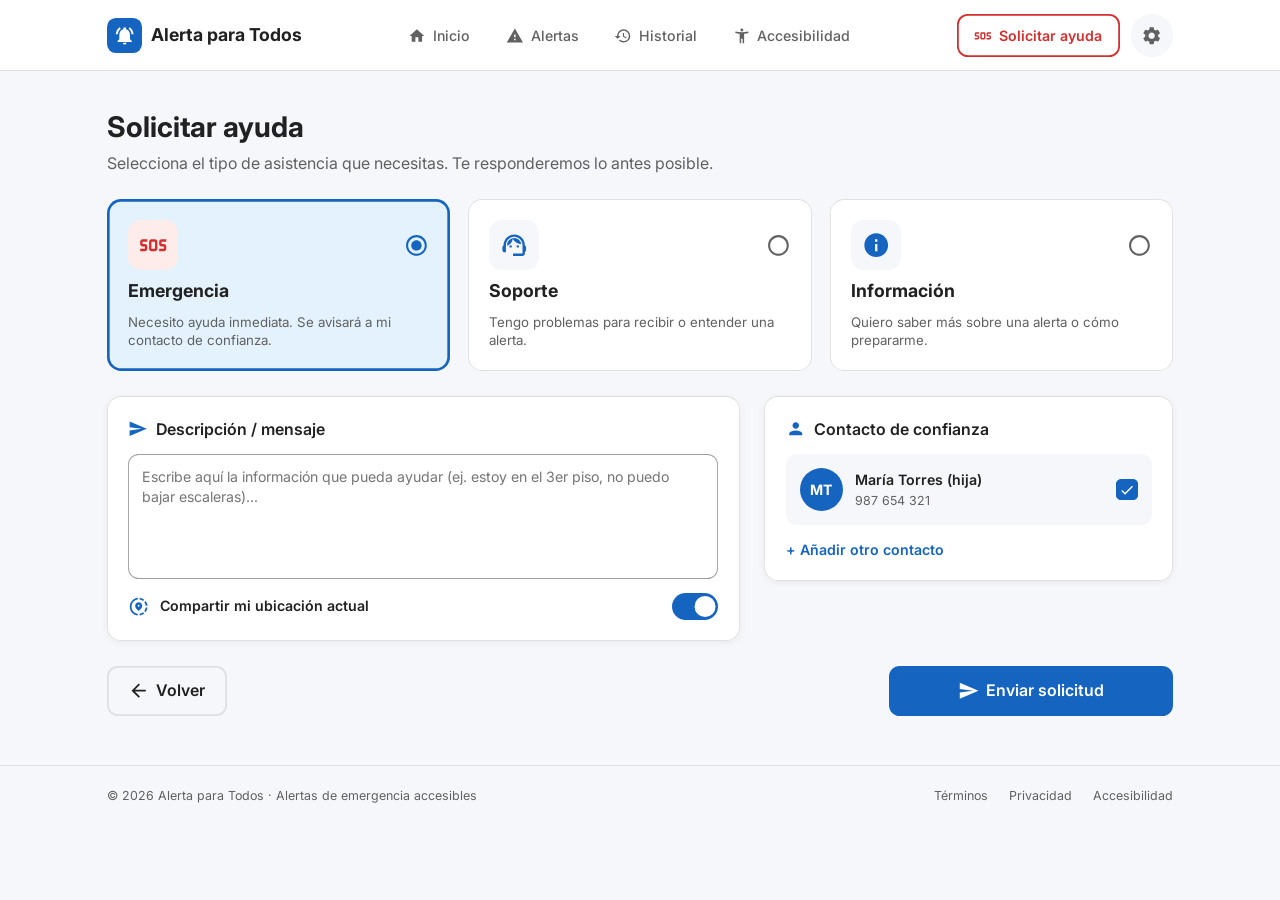
<file: solicitar-ayuda.html>
<!DOCTYPE html>
<html lang="es">
<head>
  <meta charset="UTF-8">
  <meta name="viewport" content="width=device-width, initial-scale=1.0">
  <title>Solicitar ayuda | Alerta para Todos</title>
  <meta name="description" content="Alerta para Todos: alertas de emergencia accesibles. Pantalla MW-04.">
  <link rel="icon" href="imagenes/favicon.svg" type="image/svg+xml">
  <link rel="preconnect" href="https://fonts.googleapis.com">
  <link rel="preconnect" href="https://fonts.gstatic.com" crossorigin>
  <link href="https://fonts.googleapis.com/css2?family=Inter:wght@400;500;600;700&display=swap" rel="stylesheet">
  <link rel="stylesheet" href="css/estilos.css">
</head>
<body class="web" data-pantalla="MW-04">
  <div class="lienzo" id="pantalla">
<div class="panel-principal-1"><header class="navbar-2"><nav class="nav-interna"><a class="e3 enlace" href="index.html"><div class="logo-4"><div class="e5"><span class="ico-6"><svg fill="currentColor" aria-hidden="true" xmlns="http://www.w3.org/2000/svg" width="24" height="24" viewBox="0 0 24 24"><path d="M7.58 4.08 6.15 2.65C3.75 4.48 2.17 7.3 2.03 10.5h2a8.445 8.445 0 0 1 3.55-6.42zm12.39 6.42h2c-.15-3.2-1.73-6.02-4.12-7.85l-1.42 1.43a8.495 8.495 0 0 1 3.54 6.42zM18 11c0-3.07-1.64-5.64-4.5-6.32V4c0-.83-.67-1.5-1.5-1.5s-1.5.67-1.5 1.5v.68C7.63 5.36 6 7.92 6 11v5l-2 2v1h16v-1l-2-2v-5zm-6 11c.14 0 .27-.01.4-.04.65-.14 1.18-.58 1.44-1.18.1-.24.15-.5.15-.78h-4c.01 1.1.9 2 2.01 2z"/></svg></span></div><div class="txt-7">Alerta para Todos</div></div></a><div class="menu-8"><a class="alertas-12 enlace" href="index.html" aria-label="Inicio"><span class="ico-13"><svg fill="currentColor" aria-hidden="true" xmlns="http://www.w3.org/2000/svg" width="20" height="20" viewBox="0 0 24 24"><path d="M10 20v-6h4v6h5v-8h3L12 3 2 12h3v8z"/></svg></span><div class="txt-14">Inicio</div></a><a class="alertas-12 enlace" href="alerta-activa.html" aria-label="Alertas"><span class="ico-13"><svg fill="currentColor" aria-hidden="true" xmlns="http://www.w3.org/2000/svg" width="20" height="20" viewBox="0 0 24 24"><path d="M1 21h22L12 2 1 21zm12-3h-2v-2h2v2zm0-4h-2v-4h2v4z"/></svg></span><div class="txt-14">Alertas</div></a><a class="alertas-12 enlace" href="historial.html" aria-label="Historial"><span class="ico-13"><svg fill="currentColor" aria-hidden="true" xmlns="http://www.w3.org/2000/svg" width="20" height="20" viewBox="0 0 24 24"><path d="M13 3a9 9 0 0 0-9 9H1l3.89 3.89.07.14L9 12H6c0-3.87 3.13-7 7-7s7 3.13 7 7-3.13 7-7 7c-1.93 0-3.68-.79-4.94-2.06l-1.42 1.42A8.954 8.954 0 0 0 13 21a9 9 0 0 0 0-18zm-1 5v5l4.28 2.54.72-1.21-3.5-2.08V8H12z"/></svg></span><div class="txt-14">Historial</div></a><a class="alertas-12 enlace" href="accesibilidad.html" aria-label="Accesibilidad"><span class="ico-13"><svg fill="currentColor" aria-hidden="true" xmlns="http://www.w3.org/2000/svg" width="20" height="20" viewBox="0 0 24 24"><path d="M20.5 6c-2.61.7-5.67 1-8.5 1s-5.89-.3-8.5-1L3 8c1.86.5 4 .83 6 1v13h2v-6h2v6h2V9c2-.17 4.14-.5 6-1l-.5-2zM12 6c1.1 0 2-.9 2-2s-.9-2-2-2-2 .9-2 2 .9 2 2 2z"/></svg></span><div class="txt-14">Accesibilidad</div></a></div><div class="e15"><a class="solicitar-ayuda-16 boton" href="solicitar-ayuda.html" aria-label="Solicitar ayuda"><span class="ico-17"><svg fill="currentColor" aria-hidden="true" xmlns="http://www.w3.org/2000/svg" width="20" height="20" viewBox="0 0 24 24"><path d="M13.5 7h-3c-1.1 0-2 .9-2 2v6c0 1.1.9 2 2 2h3c1.1 0 2-.9 2-2V9c0-1.1-.9-2-2-2zm0 8h-3V9h3v6zM1 15h4v-2H3c-1.1 0-2-.9-2-2V9c0-1.1.9-2 2-2h4v2H3v2h2c1.1 0 2 .9 2 2v2c0 1.1-.9 2-2 2H1v-2zm16 0h4v-2h-2c-1.1 0-2-.9-2-2V9c0-1.1.9-2 2-2h4v2h-4v2h2c1.1 0 2 .9 2 2v2c0 1.1-.9 2-2 2h-4v-2z"/></svg></span><div class="txt-18">Solicitar ayuda</div></a><a class="configuracion-19 enlace" href="accesibilidad.html" aria-label="Configuración"><span class="ico-20"><svg fill="currentColor" aria-hidden="true" xmlns="http://www.w3.org/2000/svg" width="24" height="24" viewBox="0 0 24 24"><path d="M19.14 12.94c.04-.3.06-.61.06-.94 0-.32-.02-.64-.07-.94l2.03-1.58a.49.49 0 0 0 .12-.61l-1.92-3.32a.488.488 0 0 0-.59-.22l-2.39.96c-.5-.38-1.03-.7-1.62-.94l-.36-2.54a.484.484 0 0 0-.48-.41h-3.84c-.24 0-.43.17-.47.41l-.36 2.54c-.59.24-1.13.57-1.62.94l-2.39-.96c-.22-.08-.47 0-.59.22L2.74 8.87c-.12.21-.08.47.12.61l2.03 1.58c-.05.3-.09.63-.09.94s.02.64.07.94l-2.03 1.58a.49.49 0 0 0-.12.61l1.92 3.32c.12.22.37.29.59.22l2.39-.96c.5.38 1.03.7 1.62.94l.36 2.54c.05.24.24.41.48.41h3.84c.24 0 .44-.17.47-.41l.36-2.54c.59-.24 1.13-.56 1.62-.94l2.39.96c.22.08.47 0 .59-.22l1.92-3.32c.12-.22.07-.47-.12-.61l-2.01-1.58zM12 15.6c-1.98 0-3.6-1.62-3.6-3.6s1.62-3.6 3.6-3.6 3.6 1.62 3.6 3.6-1.62 3.6-3.6 3.6z"/></svg></span></a></div></nav></header><main class="contenido-21"><div class="encabezado-22"><div class="e23"><div class="txt-24">Solicitar ayuda</div><div class="txt-25">Selecciona el tipo de asistencia que necesitas. Te responderemos lo antes posible.</div></div></div><div class="e133"><button type="button" role="radio" aria-checked="true" class="emergencia-134 btn-reset opcion-ayuda" data-rol="opcion-ayuda" data-tipo="Emergencia"><div class="e37"><div class="e135"><span class="ico-85"><svg fill="currentColor" aria-hidden="true" xmlns="http://www.w3.org/2000/svg" width="32" height="32" viewBox="0 0 24 24"><path d="M13.5 7h-3c-1.1 0-2 .9-2 2v6c0 1.1.9 2 2 2h3c1.1 0 2-.9 2-2V9c0-1.1-.9-2-2-2zm0 8h-3V9h3v6zM1 15h4v-2H3c-1.1 0-2-.9-2-2V9c0-1.1.9-2 2-2h4v2H3v2h2c1.1 0 2 .9 2 2v2c0 1.1-.9 2-2 2H1v-2zm16 0h4v-2h-2c-1.1 0-2-.9-2-2V9c0-1.1.9-2 2-2h4v2h-4v2h2c1.1 0 2 .9 2 2v2c0 1.1-.9 2-2 2h-4v-2z"/></svg></span></div><span class="ico-136"><svg fill="currentColor" aria-hidden="true" xmlns="http://www.w3.org/2000/svg" width="28" height="28" viewBox="0 0 24 24"><path d="M12 7c-2.76 0-5 2.24-5 5s2.24 5 5 5 5-2.24 5-5-2.24-5-5-5zm0-5C6.48 2 2 6.48 2 12s4.48 10 10 10 10-4.48 10-10S17.52 2 12 2zm0 18c-4.42 0-8-3.58-8-8s3.58-8 8-8 8 3.58 8 8-3.58 8-8 8z"/></svg></span></div><div class="txt-137">Emergencia</div><div class="txt-138">Necesito ayuda inmediata. Se avisará a mi contacto de confianza.</div></button><button type="button" role="radio" aria-checked="false" class="soporte-139 btn-reset opcion-ayuda" data-rol="opcion-ayuda" data-tipo="Soporte"><div class="e37"><div class="e140"><span class="ico-141"><svg fill="currentColor" aria-hidden="true" xmlns="http://www.w3.org/2000/svg" width="32" height="32" viewBox="0 0 24 24"><path d="M21 12.22C21 6.73 16.74 3 12 3c-4.69 0-9 3.65-9 9.28-.6.34-1 .98-1 1.72v2c0 1.1.9 2 2 2h1v-6.1c0-3.87 3.13-7 7-7s7 3.13 7 7V19h-8v2h8c1.1 0 2-.9 2-2v-1.22c.59-.31 1-.92 1-1.64v-2.3c0-.7-.41-1.31-1-1.62z"/><circle cx="9" cy="13" r="1"/><circle cx="15" cy="13" r="1"/><path d="M18 11.03A6.04 6.04 0 0 0 12.05 6c-3.03 0-6.29 2.51-6.03 6.45a8.075 8.075 0 0 0 4.86-5.89c1.31 2.63 4 4.44 7.12 4.47z"/></svg></span></div><span class="ico-142"><svg fill="currentColor" aria-hidden="true" xmlns="http://www.w3.org/2000/svg" width="28" height="28" viewBox="0 0 24 24"><path d="M12 2C6.48 2 2 6.48 2 12s4.48 10 10 10 10-4.48 10-10S17.52 2 12 2zm0 18c-4.42 0-8-3.58-8-8s3.58-8 8-8 8 3.58 8 8-3.58 8-8 8z"/></svg></span></div><div class="txt-137">Soporte</div><div class="txt-138">Tengo problemas para recibir o entender una alerta.</div></button><button type="button" role="radio" aria-checked="false" class="soporte-139 btn-reset opcion-ayuda" data-rol="opcion-ayuda" data-tipo="Información"><div class="e37"><div class="e140"><span class="ico-141"><svg fill="currentColor" aria-hidden="true" xmlns="http://www.w3.org/2000/svg" width="32" height="32" viewBox="0 0 24 24"><path d="M12 2C6.48 2 2 6.48 2 12s4.48 10 10 10 10-4.48 10-10S17.52 2 12 2zm1 15h-2v-6h2v6zm0-8h-2V7h2v2z"/></svg></span></div><span class="ico-142"><svg fill="currentColor" aria-hidden="true" xmlns="http://www.w3.org/2000/svg" width="28" height="28" viewBox="0 0 24 24"><path d="M12 2C6.48 2 2 6.48 2 12s4.48 10 10 10 10-4.48 10-10S17.52 2 12 2zm0 18c-4.42 0-8-3.58-8-8s3.58-8 8-8 8 3.58 8 8-3.58 8-8 8z"/></svg></span></div><div class="txt-137">Información</div><div class="txt-138">Quiero saber más sobre una alerta o cómo prepararme.</div></button></div><div class="fila-principal-35"><div class="ultima-alerta-36"><div class="acceso-rapido-50"><span class="ico-121"><svg fill="currentColor" aria-hidden="true" xmlns="http://www.w3.org/2000/svg" width="22" height="22" viewBox="0 0 24 24"><path d="M2.01 21 23 12 2.01 3 2 10l15 2-15 2z"/></svg></span><div class="txt-108">Descripción / mensaje</div></div><label class="escribe-aqui-la-informacion--143 input-caja"><textarea class="campo-130 campo-multilinea" placeholder="Escribe aquí la información que pueda ayudar (ej. estoy en el 3er piso, no puedo bajar escaleras)…" aria-label="Escribe aquí la información que pueda ayudar (ej. estoy en el 3er piso, no puedo bajar escaleras)…"></textarea></label><div class="e37"><div class="e15"><span class="ico-38"><svg fill="currentColor" aria-hidden="true" xmlns="http://www.w3.org/2000/svg" width="24" height="24" viewBox="0 0 24 24"><path d="M13.02 19.93v2.02c2.01-.2 3.84-1 5.32-2.21l-1.42-1.43a7.941 7.941 0 0 1-3.9 1.62zM4.03 12c0-4.05 3.03-7.41 6.95-7.93V2.05C5.95 2.58 2.03 6.84 2.03 12c0 5.16 3.92 9.42 8.95 9.95v-2.02c-3.92-.52-6.95-3.88-6.95-7.93zm15.92-1h2.02c-.2-2.01-1-3.84-2.21-5.32l-1.43 1.43c.86 1.1 1.44 2.43 1.62 3.89zm-1.61-6.74a9.981 9.981 0 0 0-5.32-2.21v2.02c1.46.18 2.79.76 3.9 1.62l1.42-1.43zm-.01 12.64 1.43 1.42A9.949 9.949 0 0 0 21.97 13h-2.02a7.941 7.941 0 0 1-1.62 3.9z"/><path d="M16 11.1C16 8.61 14.1 7 12 7s-4 1.61-4 4.1c0 1.66 1.33 3.63 4 5.9 2.67-2.27 4-4.24 4-5.9zm-4 .9a1.071 1.071 0 0 1 0-2.14A1.071 1.071 0 0 1 12 12z"/></svg></span><div class="txt-126">Compartir mi ubicación actual</div></div><button type="button" role="switch" aria-checked="true" class="toggle on" data-rol="toggle"><span class="knob"></span></button></div></div><div class="acceso-rapido-49"><div class="acceso-rapido-50"><span class="ico-121"><svg fill="currentColor" aria-hidden="true" xmlns="http://www.w3.org/2000/svg" width="22" height="22" viewBox="0 0 24 24"><path d="M12 12c2.21 0 4-1.79 4-4s-1.79-4-4-4-4 1.79-4 4 1.79 4 4 4zm0 2c-2.67 0-8 1.34-8 4v2h16v-2c0-2.66-5.33-4-8-4z"/></svg></span><div class="txt-108">Contacto de confianza</div></div><div class="e144"><div class="e145"><div class="txt-99">MT</div></div><div class="e86"><div class="txt-113">María Torres (hija)</div><div class="txt-120">987 654 321</div></div><button type="button" role="checkbox" aria-checked="true" class="checkbox-146 checkbox" data-rol="checkbox"><span class="ico-147"><svg fill="currentColor" aria-hidden="true" xmlns="http://www.w3.org/2000/svg" width="18" height="18" viewBox="0 0 24 24"><path d="M9 16.17 4.83 12l-1.42 1.41L9 19 21 7l-1.41-1.41z"/></svg></span></button></div><button type="button" class="txt-148 btn-reset" data-accion="anadir-contacto">+ Añadir otro contacto</button></div></div><div class="e149"><a class="ver-en-historial-106 boton" href="alerta-activa.html" aria-label="Volver"><span class="ico-107"><svg fill="currentColor" aria-hidden="true" xmlns="http://www.w3.org/2000/svg" width="24" height="24" viewBox="0 0 24 24"><path d="M20 11H7.83l5.59-5.59L12 4l-8 8 8 8 1.41-1.41L7.83 13H20v-2z"/></svg></span><div class="txt-108">Volver</div></a><a class="guardar-preferencias-132 boton" href="solicitud-enviada.html" aria-label="Enviar solicitud"><span class="ico-6"><svg fill="currentColor" aria-hidden="true" xmlns="http://www.w3.org/2000/svg" width="24" height="24" viewBox="0 0 24 24"><path d="M2.01 21 23 12 2.01 3 2 10l15 2-15 2z"/></svg></span><div class="txt-52">Enviar solicitud</div></a></div></main><footer class="footer-64"><div class="txt-65">© 2026 Alerta para Todos · Alertas de emergencia accesibles</div><div class="e66"><div class="txt-65">Términos</div><div class="txt-65">Privacidad</div><div class="txt-65">Accesibilidad</div></div></footer></div>
  </div>
  <div class="aviso" id="aviso" role="status" aria-live="polite"></div>
  <script src="js/script.js"></script>
</body>
</html>
</file>
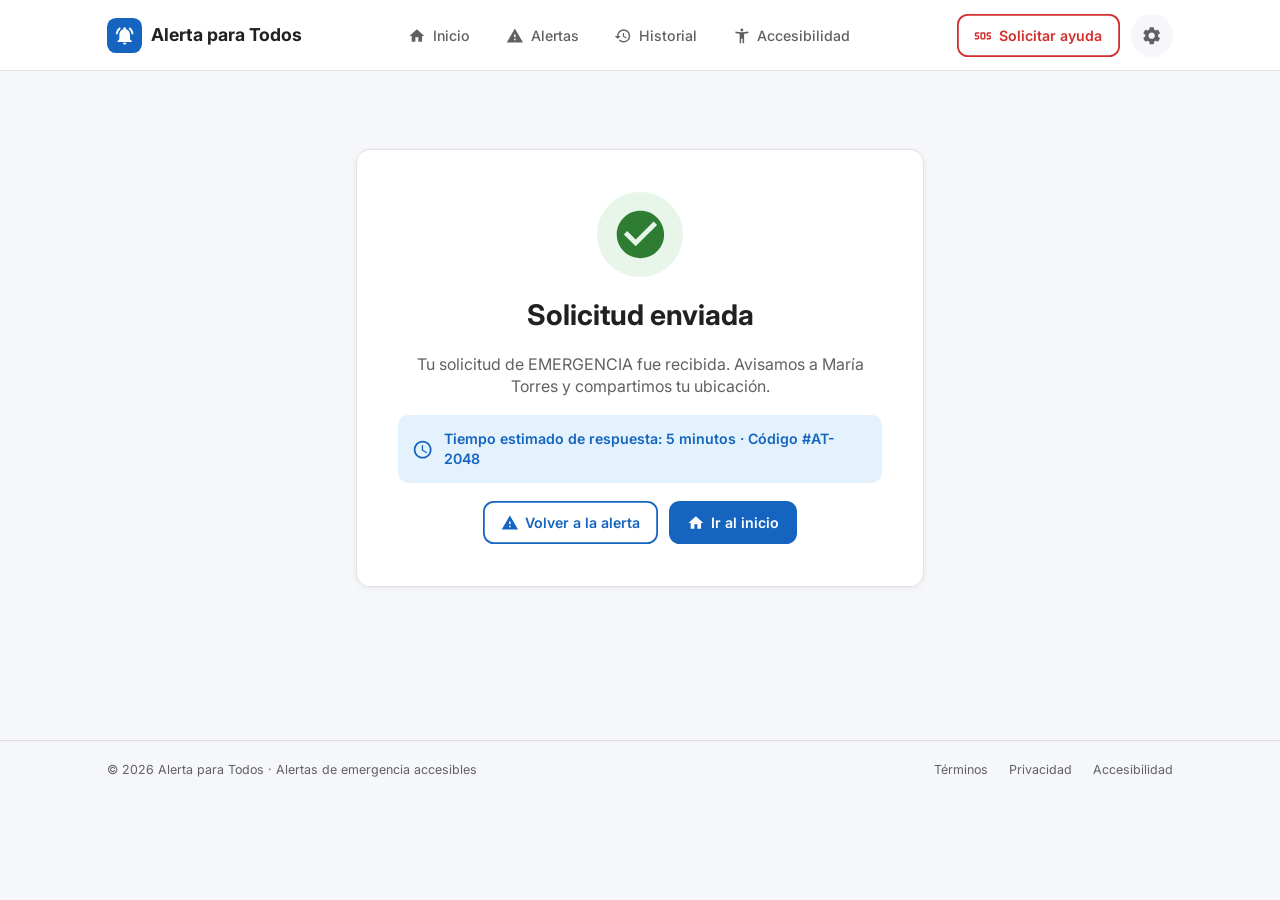
<file: solicitud-enviada.html>
<!DOCTYPE html>
<html lang="es">
<head>
  <meta charset="UTF-8">
  <meta name="viewport" content="width=device-width, initial-scale=1.0">
  <title>Solicitud enviada | Alerta para Todos</title>
  <meta name="description" content="Alerta para Todos: alertas de emergencia accesibles. Pantalla MW-07.">
  <link rel="icon" href="imagenes/favicon.svg" type="image/svg+xml">
  <link rel="preconnect" href="https://fonts.googleapis.com">
  <link rel="preconnect" href="https://fonts.gstatic.com" crossorigin>
  <link href="https://fonts.googleapis.com/css2?family=Inter:wght@400;500;600;700&display=swap" rel="stylesheet">
  <link rel="stylesheet" href="css/estilos.css">
</head>
<body class="web" data-pantalla="MW-07">
  <div class="lienzo" id="pantalla">
<div class="panel-principal-1"><header class="navbar-2"><nav class="nav-interna"><a class="e3 enlace" href="index.html"><div class="logo-4"><div class="e5"><span class="ico-6"><svg fill="currentColor" aria-hidden="true" xmlns="http://www.w3.org/2000/svg" width="24" height="24" viewBox="0 0 24 24"><path d="M7.58 4.08 6.15 2.65C3.75 4.48 2.17 7.3 2.03 10.5h2a8.445 8.445 0 0 1 3.55-6.42zm12.39 6.42h2c-.15-3.2-1.73-6.02-4.12-7.85l-1.42 1.43a8.495 8.495 0 0 1 3.54 6.42zM18 11c0-3.07-1.64-5.64-4.5-6.32V4c0-.83-.67-1.5-1.5-1.5s-1.5.67-1.5 1.5v.68C7.63 5.36 6 7.92 6 11v5l-2 2v1h16v-1l-2-2v-5zm-6 11c.14 0 .27-.01.4-.04.65-.14 1.18-.58 1.44-1.18.1-.24.15-.5.15-.78h-4c.01 1.1.9 2 2.01 2z"/></svg></span></div><div class="txt-7">Alerta para Todos</div></div></a><div class="menu-8"><a class="alertas-12 enlace" href="index.html" aria-label="Inicio"><span class="ico-13"><svg fill="currentColor" aria-hidden="true" xmlns="http://www.w3.org/2000/svg" width="20" height="20" viewBox="0 0 24 24"><path d="M10 20v-6h4v6h5v-8h3L12 3 2 12h3v8z"/></svg></span><div class="txt-14">Inicio</div></a><a class="alertas-12 enlace" href="alerta-activa.html" aria-label="Alertas"><span class="ico-13"><svg fill="currentColor" aria-hidden="true" xmlns="http://www.w3.org/2000/svg" width="20" height="20" viewBox="0 0 24 24"><path d="M1 21h22L12 2 1 21zm12-3h-2v-2h2v2zm0-4h-2v-4h2v4z"/></svg></span><div class="txt-14">Alertas</div></a><a class="alertas-12 enlace" href="historial.html" aria-label="Historial"><span class="ico-13"><svg fill="currentColor" aria-hidden="true" xmlns="http://www.w3.org/2000/svg" width="20" height="20" viewBox="0 0 24 24"><path d="M13 3a9 9 0 0 0-9 9H1l3.89 3.89.07.14L9 12H6c0-3.87 3.13-7 7-7s7 3.13 7 7-3.13 7-7 7c-1.93 0-3.68-.79-4.94-2.06l-1.42 1.42A8.954 8.954 0 0 0 13 21a9 9 0 0 0 0-18zm-1 5v5l4.28 2.54.72-1.21-3.5-2.08V8H12z"/></svg></span><div class="txt-14">Historial</div></a><a class="alertas-12 enlace" href="accesibilidad.html" aria-label="Accesibilidad"><span class="ico-13"><svg fill="currentColor" aria-hidden="true" xmlns="http://www.w3.org/2000/svg" width="20" height="20" viewBox="0 0 24 24"><path d="M20.5 6c-2.61.7-5.67 1-8.5 1s-5.89-.3-8.5-1L3 8c1.86.5 4 .83 6 1v13h2v-6h2v6h2V9c2-.17 4.14-.5 6-1l-.5-2zM12 6c1.1 0 2-.9 2-2s-.9-2-2-2-2 .9-2 2 .9 2 2 2z"/></svg></span><div class="txt-14">Accesibilidad</div></a></div><div class="e15"><a class="solicitar-ayuda-16 boton" href="solicitar-ayuda.html" aria-label="Solicitar ayuda"><span class="ico-17"><svg fill="currentColor" aria-hidden="true" xmlns="http://www.w3.org/2000/svg" width="20" height="20" viewBox="0 0 24 24"><path d="M13.5 7h-3c-1.1 0-2 .9-2 2v6c0 1.1.9 2 2 2h3c1.1 0 2-.9 2-2V9c0-1.1-.9-2-2-2zm0 8h-3V9h3v6zM1 15h4v-2H3c-1.1 0-2-.9-2-2V9c0-1.1.9-2 2-2h4v2H3v2h2c1.1 0 2 .9 2 2v2c0 1.1-.9 2-2 2H1v-2zm16 0h4v-2h-2c-1.1 0-2-.9-2-2V9c0-1.1.9-2 2-2h4v2h-4v2h2c1.1 0 2 .9 2 2v2c0 1.1-.9 2-2 2h-4v-2z"/></svg></span><div class="txt-18">Solicitar ayuda</div></a><a class="configuracion-19 enlace" href="accesibilidad.html" aria-label="Configuración"><span class="ico-20"><svg fill="currentColor" aria-hidden="true" xmlns="http://www.w3.org/2000/svg" width="24" height="24" viewBox="0 0 24 24"><path d="M19.14 12.94c.04-.3.06-.61.06-.94 0-.32-.02-.64-.07-.94l2.03-1.58a.49.49 0 0 0 .12-.61l-1.92-3.32a.488.488 0 0 0-.59-.22l-2.39.96c-.5-.38-1.03-.7-1.62-.94l-.36-2.54a.484.484 0 0 0-.48-.41h-3.84c-.24 0-.43.17-.47.41l-.36 2.54c-.59.24-1.13.57-1.62.94l-2.39-.96c-.22-.08-.47 0-.59.22L2.74 8.87c-.12.21-.08.47.12.61l2.03 1.58c-.05.3-.09.63-.09.94s.02.64.07.94l-2.03 1.58a.49.49 0 0 0-.12.61l1.92 3.32c.12.22.37.29.59.22l2.39-.96c.5.38 1.03.7 1.62.94l.36 2.54c.05.24.24.41.48.41h3.84c.24 0 .44-.17.47-.41l.36-2.54c.59-.24 1.13-.56 1.62-.94l2.39.96c.22.08.47 0 .59-.22l1.92-3.32c.12-.22.07-.47-.12-.61l-2.01-1.58zM12 15.6c-1.98 0-3.6-1.62-3.6-3.6s1.62-3.6 3.6-3.6 3.6 1.62 3.6 3.6-1.62 3.6-3.6 3.6z"/></svg></span></a></div></nav></header><main class="contenido-21"><div class="e181"><div class="confirmacion-182"><div class="e183"><span class="ico-184"><svg fill="currentColor" aria-hidden="true" xmlns="http://www.w3.org/2000/svg" width="64" height="64" viewBox="0 0 24 24"><path d="M12 2C6.48 2 2 6.48 2 12s4.48 10 10 10 10-4.48 10-10S17.52 2 12 2zm-2 15-5-5 1.41-1.41L10 14.17l7.59-7.59L19 8l-9 9z"/></svg></span></div><div class="txt-24">Solicitud enviada</div><div class="txt-185">Tu solicitud de EMERGENCIA fue recibida. Avisamos a María Torres y compartimos tu ubicación.</div><div class="e186"><span class="ico-38"><svg fill="currentColor" aria-hidden="true" xmlns="http://www.w3.org/2000/svg" width="24" height="24" viewBox="0 0 24 24"><path d="M11.99 2C6.47 2 2 6.48 2 12s4.47 10 9.99 10C17.52 22 22 17.52 22 12S17.52 2 11.99 2zM12 20c-4.42 0-8-3.58-8-8s3.58-8 8-8 8 3.58 8 8-3.58 8-8 8z"/><path d="M12.5 7H11v6l5.25 3.15.75-1.23-4.5-2.67z"/></svg></span><div class="txt-187">Tiempo estimado de respuesta: 5 minutos · Código #AT-2048</div></div><div class="e60"><a class="ver-historial-48 boton" href="alerta-activa.html" aria-label="Volver a la alerta"><span class="ico-10"><svg fill="currentColor" aria-hidden="true" xmlns="http://www.w3.org/2000/svg" width="20" height="20" viewBox="0 0 24 24"><path d="M1 21h22L12 2 1 21zm12-3h-2v-2h2v2zm0-4h-2v-4h2v4z"/></svg></span><div class="txt-11">Volver a la alerta</div></a><a class="ver-alertas-32 boton" href="index.html" aria-label="Ir al inicio"><span class="ico-33"><svg fill="currentColor" aria-hidden="true" xmlns="http://www.w3.org/2000/svg" width="20" height="20" viewBox="0 0 24 24"><path d="M10 20v-6h4v6h5v-8h3L12 3 2 12h3v8z"/></svg></span><div class="txt-34">Ir al inicio</div></a></div></div></div></main><footer class="footer-64"><div class="txt-65">© 2026 Alerta para Todos · Alertas de emergencia accesibles</div><div class="e66"><div class="txt-65">Términos</div><div class="txt-65">Privacidad</div><div class="txt-65">Accesibilidad</div></div></footer></div>
  </div>
  <div class="aviso" id="aviso" role="status" aria-live="polite"></div>
  <script src="js/script.js"></script>
</body>
</html>
</file>
<file: css/estilos.css>
/* ===== Alerta para Todos · estilos base =====
   Guía de estilos 4.1: Inter, #1565C0, #E3F2FD, #D32F2F, #212121, #616161, #2E7D32 */
*{margin:0;padding:0;box-sizing:border-box}
html{-webkit-text-size-adjust:100%}
body{font-family:'Inter',system-ui,sans-serif;-webkit-font-smoothing:antialiased;background:#F5F7FA;color:#212121}
a{text-decoration:none;color:inherit}
.btn-reset,button{font:inherit;border:0;background:none;cursor:pointer;text-align:inherit;color:inherit}
.boton,.enlace,.chip,.opcion-ayuda,.tarjeta-link,[data-accion]{cursor:pointer;transition:filter .15s,transform .1s,box-shadow .15s}
.boton:hover,.chip:hover,.tarjeta-link:hover,.opcion-ayuda:hover{filter:brightness(.95)}
.enlace:hover{filter:brightness(.93)}
.boton:active,.chip:active,[data-accion]:active{transform:scale(.98)}
a:focus-visible,button:focus-visible,input:focus-visible,select:focus-visible,textarea:focus-visible{outline:3px solid #FFB300;outline-offset:2px}
.input-caja{cursor:text}
.input-caja:focus-within{box-shadow:inset 0 0 0 2px #1565C0 !important}
.campo-multilinea{resize:none;height:100%;padding-top:14px !important}
.select-caja{cursor:pointer;position:relative}
.select-caja select{padding-right:4px}
.nav-interna{display:contents}
[data-rol=stepper]{flex-shrink:1 !important;min-width:0}
[data-rol=stepper]>*{flex-shrink:1 !important;min-width:0}
/* toggle */
.toggle{width:52px;height:30px;border-radius:999px;padding:3px;background:#BDBDBD;display:flex;align-items:center;justify-content:flex-start;flex-shrink:0;transition:background .2s}
.toggle .knob{width:24px;height:24px;border-radius:999px;background:#fff;display:block;transition:transform .2s}
.toggle.on{background:#1565C0}
.toggle.on .knob{transform:translateX(22px)}
.oscuro .toggle.on{background:#64B5F6}
/* checkbox */
.checkbox[aria-checked="false"]{background:#fff !important;box-shadow:inset 0 0 0 2px #9E9E9E !important}
.checkbox[aria-checked="false"] svg{visibility:hidden}
/* aviso (toast) */
.aviso{position:fixed;left:50%;bottom:32px;transform:translate(-50%,20px);background:#212121;color:#fff;padding:14px 22px;border-radius:12px;font-size:16px;font-weight:500;opacity:0;pointer-events:none;transition:opacity .2s,transform .2s;z-index:50;max-width:90vw;text-align:center}
.aviso.ver{opacity:1;transform:translate(-50%,0)}
.oculto{display:none !important}
/* web: lienzo de 1440 px como el mockup; se escala en pantallas más chicas */
body.web{background:#F5F7FA}
.lienzo{width:1440px;margin:0 auto;min-height:100vh;display:flex;flex-direction:column}
.lienzo>div{min-height:100vh}

/* ===== estilos de los componentes (generados desde el mockup) ===== */
.panel-principal-1{display:flex;flex-direction:column;box-sizing:border-box;width:1440px;background:#FFFFFF;align-items:flex-start;justify-content:flex-start}
.navbar-2{display:flex;flex-direction:row;box-sizing:border-box;align-self:stretch;height:80px;flex-shrink:0;padding:0px 120px 0px 120px;background:#FFFFFF;align-items:center;justify-content:space-between;box-shadow:inset 0 -1px 0 #E0E0E0}
.e3{display:flex;flex-direction:row;box-sizing:border-box;flex-shrink:0;align-items:center;justify-content:flex-start}
.logo-4{display:flex;flex-direction:row;box-sizing:border-box;flex-shrink:0;gap:10px;align-items:center;justify-content:flex-start}
.e5{display:flex;flex-direction:row;box-sizing:border-box;width:40px;flex-shrink:0;height:40px;background:#1565C0;border-radius:10px;align-items:center;justify-content:center}
.ico-6{width:24px;height:24px;flex-shrink:0;display:flex;color:#FFFFFF}
.txt-7{flex-shrink:0;font-size:20px;font-weight:700;color:#212121;line-height:1.4;white-space:nowrap}
.menu-8{display:flex;flex-direction:row;box-sizing:border-box;flex-shrink:0;gap:8px;align-items:center;justify-content:flex-start}
.inicio-9{display:flex;flex-direction:row;box-sizing:border-box;flex-shrink:0;gap:8px;padding:10px 16px 10px 16px;background:#E3F2FD;border-radius:10px;align-items:center;justify-content:flex-start}
.ico-10{width:20px;height:20px;flex-shrink:0;display:flex;color:#1565C0}
.txt-11{flex-shrink:0;font-size:16px;font-weight:600;color:#1565C0;line-height:1.4;white-space:nowrap}
.alertas-12{display:flex;flex-direction:row;box-sizing:border-box;flex-shrink:0;gap:8px;padding:10px 16px 10px 16px;border-radius:10px;align-items:center;justify-content:flex-start}
.ico-13{width:20px;height:20px;flex-shrink:0;display:flex;color:#616161}
.txt-14{flex-shrink:0;font-size:16px;font-weight:500;color:#616161;line-height:1.4;white-space:nowrap}
.e15{display:flex;flex-direction:row;box-sizing:border-box;flex-shrink:0;gap:12px;align-items:center;justify-content:flex-start}
.solicitar-ayuda-16{display:flex;flex-direction:row;box-sizing:border-box;flex-shrink:0;height:48px;gap:8px;padding:12px 20px 12px 20px;background:#FFFFFF;border-radius:12px;align-items:center;justify-content:center;box-shadow:inset 0 0 0 2px #D32F2F}
.ico-17{width:20px;height:20px;flex-shrink:0;display:flex;color:#D32F2F}
.txt-18{flex-shrink:0;font-size:16px;font-weight:600;color:#D32F2F;line-height:1.4;white-space:nowrap}
.configuracion-19{display:flex;flex-direction:row;box-sizing:border-box;width:48px;flex-shrink:0;height:48px;background:#F5F7FA;border-radius:999px;align-items:center;justify-content:center}
.ico-20{width:24px;height:24px;flex-shrink:0;display:flex;color:#616161}
.contenido-21{display:flex;flex-direction:column;box-sizing:border-box;align-self:stretch;flex-grow:1;gap:28px;padding:40px 120px 56px 120px;background:#F5F7FA;align-items:flex-start;justify-content:flex-start}
.encabezado-22{display:flex;flex-direction:row;box-sizing:border-box;align-self:stretch;align-items:flex-end;justify-content:space-between}
.e23{display:flex;flex-direction:column;box-sizing:border-box;flex-shrink:0;gap:6px;align-items:flex-start;justify-content:flex-start}
.txt-24{font-size:32px;font-weight:700;color:#212121;line-height:1.4;white-space:nowrap}
.txt-25{font-size:18px;font-weight:400;color:#616161;line-height:1.4;white-space:nowrap}
.estado-del-sistema-26{display:flex;flex-direction:row;box-sizing:border-box;align-self:stretch;gap:20px;padding:24px 28px 24px 28px;background:#E8F5E9;border-radius:16px;align-items:center;justify-content:flex-start;box-shadow:inset 0 0 0 2px #2E7D32}
.e27{display:flex;flex-direction:row;box-sizing:border-box;width:64px;flex-shrink:0;height:64px;background:#2E7D32;border-radius:999px;align-items:center;justify-content:center}
.ico-28{width:36px;height:36px;flex-shrink:0;display:flex;color:#FFFFFF}
.e29{display:flex;flex-direction:column;box-sizing:border-box;flex:1 1 0;min-width:0;gap:4px;align-items:flex-start;justify-content:flex-start}
.txt-30{font-size:24px;font-weight:700;color:#2E7D32;line-height:1.4;white-space:nowrap}
.txt-31{font-size:16px;font-weight:400;color:#212121;line-height:1.4;white-space:nowrap}
.ver-alertas-32{display:flex;flex-direction:row;box-sizing:border-box;flex-shrink:0;height:48px;gap:8px;padding:12px 20px 12px 20px;background:#1565C0;border-radius:12px;align-items:center;justify-content:center}
.ico-33{width:20px;height:20px;flex-shrink:0;display:flex;color:#FFFFFF}
.txt-34{flex-shrink:0;font-size:16px;font-weight:600;color:#FFFFFF;line-height:1.4;white-space:nowrap}
.fila-principal-35{display:flex;flex-direction:row;box-sizing:border-box;align-self:stretch;gap:28px;align-items:flex-start;justify-content:flex-start}
.ultima-alerta-36{display:flex;flex-direction:column;box-sizing:border-box;flex:1 1 0;min-width:0;gap:16px;padding:24px 24px 24px 24px;background:#FFFFFF;border-radius:16px;align-items:flex-start;justify-content:flex-start;box-shadow:inset 0 0 0 1px #E0E0E0,0 2px 8px rgba(0,0,0,0.06)}
.e37{display:flex;flex-direction:row;box-sizing:border-box;align-self:stretch;align-items:center;justify-content:space-between}
.ico-38{width:24px;height:24px;flex-shrink:0;display:flex;color:#1565C0}
.txt-39{flex-shrink:0;font-size:20px;font-weight:600;color:#212121;line-height:1.4;white-space:nowrap}
.finalizada-40{display:flex;flex-direction:row;box-sizing:border-box;flex-shrink:0;gap:6px;padding:6px 12px 6px 12px;background:#F5F7FA;border-radius:999px;align-items:center;justify-content:flex-start}
.ico-41{width:16px;height:16px;flex-shrink:0;display:flex;color:#616161}
.txt-42{flex-shrink:0;font-size:14px;font-weight:600;color:#616161;line-height:1.4;white-space:nowrap}
.divider-43{display:flex;flex-direction:column;box-sizing:border-box;align-self:stretch;height:1px;flex-shrink:0;background:#E0E0E0;align-items:flex-start;justify-content:flex-start}
.tipo-44{display:flex;flex-direction:row;box-sizing:border-box;align-self:stretch;gap:12px;align-items:center;justify-content:flex-start}
.txt-45{width:130px;flex-shrink:0;font-size:16px;font-weight:400;color:#616161;line-height:1.4}
.txt-46{flex:1 1 0;min-width:0;font-size:16px;font-weight:600;color:#212121;line-height:1.4}
.e47{display:flex;flex-direction:row;box-sizing:border-box;gap:12px;padding:8px 0px 0px 0px;align-items:flex-start;justify-content:flex-start}
.ver-historial-48{display:flex;flex-direction:row;box-sizing:border-box;flex-shrink:0;height:48px;gap:8px;padding:12px 20px 12px 20px;background:#FFFFFF;border-radius:12px;align-items:center;justify-content:center;box-shadow:inset 0 0 0 2px #1565C0}
.acceso-rapido-49{display:flex;flex-direction:column;box-sizing:border-box;width:460px;flex-shrink:0;gap:16px;padding:24px 24px 24px 24px;background:#FFFFFF;border-radius:16px;align-items:flex-start;justify-content:flex-start;box-shadow:inset 0 0 0 1px #E0E0E0,0 2px 8px rgba(0,0,0,0.06)}
.acceso-rapido-50{display:flex;flex-direction:row;box-sizing:border-box;gap:10px;align-items:center;justify-content:flex-start}
.ver-alerta-activa-51{display:flex;flex-direction:row;box-sizing:border-box;align-self:stretch;height:56px;flex-shrink:0;gap:8px;padding:16px 24px 16px 24px;background:#1565C0;border-radius:12px;align-items:center;justify-content:center}
.txt-52{flex-shrink:0;font-size:18px;font-weight:600;color:#FFFFFF;line-height:1.4;white-space:nowrap}
.instrucciones-de-emergencia-53{display:flex;flex-direction:row;box-sizing:border-box;align-self:stretch;height:56px;flex-shrink:0;gap:8px;padding:16px 24px 16px 24px;background:#E3F2FD;border-radius:12px;align-items:center;justify-content:center}
.txt-54{flex-shrink:0;font-size:18px;font-weight:600;color:#1565C0;line-height:1.4;white-space:nowrap}
.solicitar-ayuda-55{display:flex;flex-direction:row;box-sizing:border-box;align-self:stretch;height:56px;flex-shrink:0;gap:8px;padding:16px 24px 16px 24px;background:#FFFFFF;border-radius:12px;align-items:center;justify-content:center;box-shadow:inset 0 0 0 2px #D32F2F}
.ico-56{width:24px;height:24px;flex-shrink:0;display:flex;color:#D32F2F}
.txt-57{flex-shrink:0;font-size:18px;font-weight:600;color:#D32F2F;line-height:1.4;white-space:nowrap}
.preferencias-activas-58{display:flex;flex-direction:row;box-sizing:border-box;align-self:stretch;gap:16px;padding:24px 24px 24px 24px;background:#FFFFFF;border-radius:16px;align-items:center;justify-content:space-between;box-shadow:inset 0 0 0 1px #E0E0E0,0 2px 8px rgba(0,0,0,0.06)}
.e59{display:flex;flex-direction:column;box-sizing:border-box;flex-shrink:0;gap:12px;align-items:flex-start;justify-content:flex-start}
.e60{display:flex;flex-direction:row;box-sizing:border-box;gap:12px;align-items:flex-start;justify-content:flex-start}
.texto-grande-61{display:flex;flex-direction:row;box-sizing:border-box;flex-shrink:0;gap:6px;padding:6px 12px 6px 12px;background:#E3F2FD;border-radius:999px;align-items:center;justify-content:flex-start}
.ico-62{width:16px;height:16px;flex-shrink:0;display:flex;color:#1565C0}
.txt-63{flex-shrink:0;font-size:14px;font-weight:600;color:#1565C0;line-height:1.4;white-space:nowrap}
.footer-64{display:flex;flex-direction:row;box-sizing:border-box;align-self:stretch;padding:24px 120px 24px 120px;background:#F5F7FA;align-items:center;justify-content:space-between;box-shadow:inset 0 1px 0 #E0E0E0}
.txt-65{flex-shrink:0;font-size:14px;font-weight:400;color:#616161;line-height:1.4;white-space:nowrap}
.e66{display:flex;flex-direction:row;box-sizing:border-box;flex-shrink:0;gap:24px;align-items:flex-start;justify-content:flex-start}
.banner-de-emergencia-67{display:flex;flex-direction:row;box-sizing:border-box;align-self:stretch;gap:24px;padding:28px 32px 28px 32px;background:#D32F2F;border-radius:16px;align-items:center;justify-content:flex-start}
.e68{display:flex;flex-direction:row;box-sizing:border-box;width:80px;flex-shrink:0;height:80px;background:#FFFFFF;border-radius:999px;align-items:center;justify-content:center}
.ico-69{width:48px;height:48px;flex-shrink:0;display:flex;color:#D32F2F}
.e70{display:flex;flex-direction:column;box-sizing:border-box;flex:1 1 0;min-width:0;gap:8px;align-items:flex-start;justify-content:flex-start}
.e71{display:flex;flex-direction:row;box-sizing:border-box;gap:12px;align-items:center;justify-content:flex-start}
.ico-72{width:28px;height:28px;flex-shrink:0;display:flex;color:#FFFFFF}
.txt-73{flex-shrink:0;font-size:32px;font-weight:700;color:#FFFFFF;line-height:1.4;white-space:nowrap}
.txt-74{font-size:18px;font-weight:400;color:#FFFFFF;line-height:1.4;white-space:nowrap}
.e75{display:flex;flex-direction:column;box-sizing:border-box;flex-shrink:0;gap:10px;align-items:flex-end;justify-content:flex-start}
.e76{display:flex;flex-direction:row;box-sizing:border-box;gap:8px;padding:8px 16px 8px 16px;background:#FFFFFF;border-radius:999px;align-items:center;justify-content:flex-start}
.ico-77{width:18px;height:18px;flex-shrink:0;display:flex;color:#D32F2F}
.txt-78{flex-shrink:0;font-size:15px;font-weight:700;color:#D32F2F;line-height:1.4;white-space:nowrap}
.e79{display:flex;flex-direction:row;box-sizing:border-box;gap:8px;align-items:flex-start;justify-content:flex-start}
.e80{display:flex;flex-direction:row;box-sizing:border-box;flex-shrink:0;gap:6px;padding:6px 12px 6px 12px;border-radius:999px;align-items:center;justify-content:flex-start;box-shadow:inset 0 0 0 1px #FFFFFF}
.ico-81{width:16px;height:16px;flex-shrink:0;display:flex;color:#FFFFFF}
.txt-82{flex-shrink:0;font-size:14px;font-weight:600;color:#FFFFFF;line-height:1.4;white-space:nowrap}
.columna-principal-83{display:flex;flex-direction:column;box-sizing:border-box;flex:1 1 0;min-width:0;gap:24px;align-items:flex-start;justify-content:flex-start}
.te-afecta-84{display:flex;flex-direction:row;box-sizing:border-box;align-self:stretch;gap:16px;padding:20px 24px 20px 24px;background:#FDECEA;border-radius:16px;align-items:center;justify-content:flex-start;box-shadow:inset 0 0 0 2px #D32F2F}
.ico-85{width:32px;height:32px;flex-shrink:0;display:flex;color:#D32F2F}
.e86{display:flex;flex-direction:column;box-sizing:border-box;flex:1 1 0;min-width:0;gap:2px;align-items:flex-start;justify-content:flex-start}
.txt-87{font-size:20px;font-weight:700;color:#D32F2F;line-height:1.4;white-space:nowrap}
.txt-88{align-self:stretch;font-size:16px;font-weight:400;color:#212121;line-height:1.4}
.accion-inmediata-89{display:flex;flex-direction:column;box-sizing:border-box;align-self:stretch;gap:16px;padding:24px 24px 24px 24px;background:#FFFFFF;border-radius:16px;align-items:flex-start;justify-content:flex-start;box-shadow:inset 0 0 0 1px #E0E0E0,0 2px 8px rgba(0,0,0,0.06)}
.e90{display:flex;flex-direction:row;box-sizing:border-box;align-self:stretch;gap:16px;padding:24px 24px 24px 24px;background:#E3F2FD;border-radius:12px;align-items:center;justify-content:flex-start}
.txt-91{flex:1 1 0;min-width:0;font-size:24px;font-weight:600;color:#212121;line-height:1.4}
.e92{display:flex;flex-direction:row;box-sizing:border-box;align-self:stretch;gap:12px;align-items:flex-start;justify-content:flex-start}
.escuchar-instrucciones-93{display:flex;flex-direction:row;box-sizing:border-box;flex:1 1 0;min-width:0;height:48px;gap:8px;padding:12px 20px 12px 20px;background:#FFFFFF;border-radius:12px;align-items:center;justify-content:center;box-shadow:inset 0 0 0 2px #1565C0}
.instrucciones-94{display:flex;flex-direction:column;box-sizing:border-box;width:440px;flex-shrink:0;gap:16px;padding:24px 24px 24px 24px;background:#FFFFFF;border-radius:16px;align-items:flex-start;justify-content:flex-start;box-shadow:inset 0 0 0 1px #E0E0E0,0 2px 8px rgba(0,0,0,0.06)}
.progreso-95{display:flex;flex-direction:row;box-sizing:border-box;width:392px;height:8px;flex-shrink:0;background:#E0E0E0;border-radius:999px;align-items:flex-start;justify-content:flex-start}
.e96{display:flex;flex-direction:column;box-sizing:border-box;width:131px;flex-shrink:0;height:8px;background:#1565C0;border-radius:999px;align-items:flex-start;justify-content:flex-start}
.paso-1-97{display:flex;flex-direction:row;box-sizing:border-box;align-self:stretch;gap:14px;padding:14px 16px 14px 16px;background:#E3F2FD;border-radius:12px;align-items:center;justify-content:flex-start;box-shadow:inset 0 0 0 2px #1565C0}
.e98{display:flex;flex-direction:row;box-sizing:border-box;width:32px;flex-shrink:0;height:32px;background:#1565C0;border-radius:999px;align-items:center;justify-content:center}
.txt-99{flex-shrink:0;font-size:16px;font-weight:700;color:#FFFFFF;line-height:1.4;white-space:nowrap}
.paso-2-100{display:flex;flex-direction:row;box-sizing:border-box;align-self:stretch;gap:14px;padding:14px 16px 14px 16px;background:#FFFFFF;border-radius:12px;align-items:center;justify-content:flex-start;box-shadow:inset 0 0 0 1px #E0E0E0}
.e101{display:flex;flex-direction:row;box-sizing:border-box;width:32px;flex-shrink:0;height:32px;background:#F5F7FA;border-radius:999px;align-items:center;justify-content:center;box-shadow:inset 0 0 0 1px #E0E0E0}
.txt-102{flex-shrink:0;font-size:16px;font-weight:700;color:#616161;line-height:1.4;white-space:nowrap}
.txt-103{flex:1 1 0;min-width:0;font-size:16px;font-weight:400;color:#616161;line-height:1.4}
.e104{display:flex;flex-direction:row;box-sizing:border-box;flex-shrink:0;gap:12px;align-items:flex-start;justify-content:flex-start}
.entendido-105{display:flex;flex-direction:row;box-sizing:border-box;width:260px;flex-shrink:0;height:56px;gap:8px;padding:16px 24px 16px 24px;background:#2E7D32;border-radius:12px;align-items:center;justify-content:center}
.ver-en-historial-106{display:flex;flex-direction:row;box-sizing:border-box;flex-shrink:0;height:56px;gap:8px;padding:16px 24px 16px 24px;background:#F5F7FA;border-radius:12px;align-items:center;justify-content:center;box-shadow:inset 0 0 0 2px #E0E0E0}
.ico-107{width:24px;height:24px;flex-shrink:0;display:flex;color:#212121}
.txt-108{flex-shrink:0;font-size:18px;font-weight:600;color:#212121;line-height:1.4;white-space:nowrap}
.solicitar-ayuda-109{display:flex;flex-direction:row;box-sizing:border-box;width:260px;flex-shrink:0;height:56px;gap:8px;padding:16px 24px 16px 24px;background:#D32F2F;border-radius:12px;align-items:center;justify-content:center}
.e110{display:flex;flex-direction:column;box-sizing:border-box;align-self:stretch;align-items:flex-start;justify-content:flex-start}
.texto-y-avisos-visuales-111{display:flex;flex-direction:row;box-sizing:border-box;align-self:stretch;gap:14px;padding:12px 0px 12px 0px;align-items:center;justify-content:flex-start}
.e112{display:flex;flex-direction:row;box-sizing:border-box;width:44px;flex-shrink:0;height:44px;background:#E3F2FD;border-radius:12px;align-items:center;justify-content:center}
.txt-113{font-size:16px;font-weight:600;color:#212121;line-height:1.4;white-space:nowrap}
.txt-114{align-self:stretch;font-size:14px;font-weight:400;color:#616161;line-height:1.4}
.txt-115{flex-shrink:0;font-size:14px;font-weight:600;color:#2E7D32;line-height:1.4;white-space:nowrap}
.on-116{display:flex;flex-direction:row;box-sizing:border-box;width:52px;flex-shrink:0;height:30px;padding:3px 3px 3px 3px;background:#1565C0;border-radius:999px;align-items:center;justify-content:flex-end}
.off-117{display:flex;flex-direction:row;box-sizing:border-box;width:52px;flex-shrink:0;height:30px;padding:3px 3px 3px 3px;background:#BDBDBD;border-radius:999px;align-items:center;justify-content:flex-start}
.e118{display:flex;flex-direction:column;box-sizing:border-box;width:520px;flex-shrink:0;gap:28px;align-items:flex-start;justify-content:flex-start}
.e119{display:flex;flex-direction:column;box-sizing:border-box;flex-shrink:0;gap:2px;align-items:flex-start;justify-content:flex-start}
.txt-120{font-size:14px;font-weight:400;color:#616161;line-height:1.4;white-space:nowrap}
.ico-121{width:22px;height:22px;flex-shrink:0;display:flex;color:#1565C0}
.paso-ctrl-122{display:flex;flex-direction:row;box-sizing:border-box;width:44px;flex-shrink:0;height:44px;background:#FFFFFF;border-radius:10px;align-items:center;justify-content:center;box-shadow:inset 0 0 0 2px #1565C0}
.paso-ctrl-123{display:flex;flex-direction:row;box-sizing:border-box;width:88px;flex-shrink:0;height:44px;background:#E3F2FD;border-radius:10px;align-items:center;justify-content:center}
.ico-124{width:22px;height:22px;flex-shrink:0;display:flex;color:#FFFFFF}
.paso-ctrl-125{display:flex;flex-direction:row;box-sizing:border-box;width:44px;flex-shrink:0;height:44px;background:#1565C0;border-radius:10px;align-items:center;justify-content:center}
.txt-126{flex-shrink:0;font-size:16px;font-weight:600;color:#212121;line-height:1.4;white-space:nowrap}
.voz-femenina-normal-127{display:flex;flex-direction:row;box-sizing:border-box;flex-shrink:0;height:48px;gap:8px;padding:0px 14px 0px 14px;background:#FFFFFF;border-radius:12px;align-items:center;justify-content:flex-start;box-shadow:inset 0 0 0 1px #9E9E9E}
.selector-128{font-size:15px;color:#212121;font-family:inherit;border:0;outline:0;background:transparent;appearance:none;-webkit-appearance:none;padding:0;cursor:pointer}
.telefono-129{display:flex;flex-direction:row;box-sizing:border-box;flex:1 1 0;min-width:0;height:52px;gap:10px;padding:0px 16px 0px 16px;background:#FFFFFF;border-radius:12px;align-items:center;justify-content:flex-start;box-shadow:inset 0 0 0 1px #9E9E9E}
.campo-130{font-size:16px;color:#212121;font-family:inherit;flex:1 1 0;min-width:0;border:0;outline:0;background:transparent;padding:0;line-height:1.4}
.e131{display:flex;flex-direction:row;box-sizing:border-box;align-self:stretch;gap:16px;align-items:flex-start;justify-content:center}
.guardar-preferencias-132{display:flex;flex-direction:row;box-sizing:border-box;width:320px;flex-shrink:0;height:56px;gap:8px;padding:16px 24px 16px 24px;background:#1565C0;border-radius:12px;align-items:center;justify-content:center}
.e133{display:flex;flex-direction:row;box-sizing:border-box;align-self:stretch;gap:20px;align-items:flex-start;justify-content:flex-start}
.emergencia-134{display:flex;flex-direction:column;box-sizing:border-box;flex:1 1 0;min-width:0;gap:10px;padding:24px 24px 24px 24px;background:#E3F2FD;border-radius:16px;align-items:flex-start;justify-content:flex-start;box-shadow:inset 0 0 0 3px #1565C0}
.e135{display:flex;flex-direction:row;box-sizing:border-box;width:56px;flex-shrink:0;height:56px;background:#FDECEA;border-radius:14px;align-items:center;justify-content:center}
.ico-136{width:28px;height:28px;flex-shrink:0;display:flex;color:#1565C0}
.txt-137{font-size:20px;font-weight:700;color:#212121;line-height:1.4;white-space:nowrap}
.txt-138{align-self:stretch;font-size:15px;font-weight:400;color:#616161;line-height:1.4}
.soporte-139{display:flex;flex-direction:column;box-sizing:border-box;flex:1 1 0;min-width:0;gap:10px;padding:24px 24px 24px 24px;background:#FFFFFF;border-radius:16px;align-items:flex-start;justify-content:flex-start;box-shadow:inset 0 0 0 1px #E0E0E0}
.e140{display:flex;flex-direction:row;box-sizing:border-box;width:56px;flex-shrink:0;height:56px;background:#F5F7FA;border-radius:14px;align-items:center;justify-content:center}
.ico-141{width:32px;height:32px;flex-shrink:0;display:flex;color:#1565C0}
.ico-142{width:28px;height:28px;flex-shrink:0;display:flex;color:#616161}
.escribe-aqui-la-informacion--143{display:flex;flex-direction:row;box-sizing:border-box;align-self:stretch;height:140px;flex-shrink:0;gap:10px;padding:0px 16px 0px 16px;background:#FFFFFF;border-radius:12px;align-items:flex-start;justify-content:flex-start;box-shadow:inset 0 0 0 1px #9E9E9E}
.e144{display:flex;flex-direction:row;box-sizing:border-box;align-self:stretch;gap:14px;padding:16px 16px 16px 16px;background:#F5F7FA;border-radius:12px;align-items:center;justify-content:flex-start}
.e145{display:flex;flex-direction:row;box-sizing:border-box;width:48px;flex-shrink:0;height:48px;background:#1565C0;border-radius:999px;align-items:center;justify-content:center}
.checkbox-146{display:flex;flex-direction:row;box-sizing:border-box;width:24px;flex-shrink:0;height:24px;background:#1565C0;border-radius:6px;align-items:center;justify-content:center;box-shadow:inset 0 0 0 2px #1565C0}
.ico-147{width:18px;height:18px;flex-shrink:0;display:flex;color:#FFFFFF}
.txt-148{font-size:16px;font-weight:600;color:#1565C0;line-height:1.4;white-space:nowrap}
.e149{display:flex;flex-direction:row;box-sizing:border-box;align-self:stretch;align-items:flex-start;justify-content:space-between}
.filtros-150{display:flex;flex-direction:row;box-sizing:border-box;align-self:stretch;gap:12px;padding:16px 16px 16px 16px;background:#FFFFFF;border-radius:16px;align-items:center;justify-content:flex-start;box-shadow:inset 0 0 0 1px #E0E0E0}
.tabla-151{display:flex;flex-direction:column;box-sizing:border-box;align-self:stretch;background:#FFFFFF;border-radius:16px;align-items:flex-start;justify-content:flex-start;box-shadow:inset 0 0 0 1px #E0E0E0;overflow:hidden}
.encabezado-tabla-152{display:flex;flex-direction:row;box-sizing:border-box;align-self:stretch;padding:16px 24px 16px 24px;background:#E3F2FD;align-items:center;justify-content:flex-start}
.txt-153{width:220px;flex-shrink:0;font-size:15px;font-weight:700;color:#1565C0;line-height:1.4}
.txt-154{width:280px;flex-shrink:0;font-size:15px;font-weight:700;color:#1565C0;line-height:1.4}
.txt-155{flex:1 1 0;min-width:0;font-size:15px;font-weight:700;color:#1565C0;line-height:1.4}
.txt-156{width:200px;flex-shrink:0;font-size:15px;font-weight:700;color:#1565C0;line-height:1.4}
.txt-157{width:100px;flex-shrink:0;font-size:15px;font-weight:700;color:#1565C0;line-height:1.4}
.sismo-158{display:flex;flex-direction:row;box-sizing:border-box;align-self:stretch;padding:18px 24px 18px 24px;align-items:center;justify-content:flex-start}
.e159{display:flex;flex-direction:column;box-sizing:border-box;width:220px;flex-shrink:0;gap:2px;align-items:flex-start;justify-content:flex-start}
.e160{display:flex;flex-direction:row;box-sizing:border-box;width:280px;flex-shrink:0;gap:10px;align-items:center;justify-content:flex-start}
.e161{display:flex;flex-direction:row;box-sizing:border-box;width:36px;flex-shrink:0;height:36px;background:#F5F7FA;border-radius:10px;align-items:center;justify-content:center}
.ico-162{width:20px;height:20px;flex-shrink:0;display:flex;color:#212121}
.txt-163{flex:1 1 0;min-width:0;font-size:16px;font-weight:400;color:#212121;line-height:1.4}
.e164{display:flex;flex-direction:row;box-sizing:border-box;width:200px;flex-shrink:0;align-items:flex-start;justify-content:flex-start}
.e165{display:flex;flex-direction:row;box-sizing:border-box;width:100px;flex-shrink:0;align-items:flex-start;justify-content:flex-start}
.ver-166{display:flex;flex-direction:row;box-sizing:border-box;flex-shrink:0;gap:4px;padding:8px 14px 8px 14px;border-radius:10px;align-items:center;justify-content:flex-start;box-shadow:inset 0 0 0 2px #1565C0}
.txt-167{flex-shrink:0;font-size:15px;font-weight:600;color:#1565C0;line-height:1.4;white-space:nowrap}
.ico-168{width:18px;height:18px;flex-shrink:0;display:flex;color:#1565C0}
.inundacion-169{display:flex;flex-direction:row;box-sizing:border-box;align-self:stretch;padding:18px 24px 18px 24px;align-items:center;justify-content:flex-start;box-shadow:inset 0 1px 0 #E0E0E0}
.volver-a-inicio-170{display:flex;flex-direction:row;box-sizing:border-box;flex-shrink:0;height:48px;gap:8px;padding:12px 20px 12px 20px;background:#F5F7FA;border-radius:12px;align-items:center;justify-content:center;box-shadow:inset 0 0 0 2px #E0E0E0}
.breadcrumb-171{display:flex;flex-direction:row;box-sizing:border-box;gap:8px;align-items:center;justify-content:flex-start}
.ico-172{width:18px;height:18px;flex-shrink:0;display:flex;color:#616161}
.txt-173{flex-shrink:0;font-size:15px;font-weight:400;color:#616161;line-height:1.4;white-space:nowrap}
.resumen-174{display:flex;flex-direction:row;box-sizing:border-box;align-self:stretch;gap:20px;padding:28px 28px 28px 28px;background:#FFFFFF;border-radius:16px;align-items:center;justify-content:flex-start;box-shadow:inset 0 0 0 1px #E0E0E0,0 2px 8px rgba(0,0,0,0.06)}
.e175{display:flex;flex-direction:row;box-sizing:border-box;width:72px;flex-shrink:0;height:72px;background:#F5F7FA;border-radius:16px;align-items:center;justify-content:center}
.ico-176{width:40px;height:40px;flex-shrink:0;display:flex;color:#212121}
.e177{display:flex;flex-direction:column;box-sizing:border-box;flex:1 1 0;min-width:0;gap:6px;align-items:flex-start;justify-content:flex-start}
.txt-178{font-size:16px;font-weight:400;color:#616161;line-height:1.4;white-space:nowrap}
.instrucciones-mostradas-179{display:flex;flex-direction:column;box-sizing:border-box;width:520px;flex-shrink:0;gap:16px;padding:24px 24px 24px 24px;background:#FFFFFF;border-radius:16px;align-items:flex-start;justify-content:flex-start;box-shadow:inset 0 0 0 1px #E0E0E0,0 2px 8px rgba(0,0,0,0.06)}
.e180{display:flex;flex-direction:row;box-sizing:border-box;width:32px;flex-shrink:0;height:32px;background:#2E7D32;border-radius:999px;align-items:center;justify-content:center}
.e181{display:flex;flex-direction:column;box-sizing:border-box;align-self:stretch;padding:48px 0px 48px 0px;align-items:center;justify-content:flex-start}
.confirmacion-182{display:flex;flex-direction:column;box-sizing:border-box;width:640px;gap:20px;padding:48px 48px 48px 48px;background:#FFFFFF;border-radius:16px;align-items:center;justify-content:flex-start;box-shadow:inset 0 0 0 1px #E0E0E0,0 2px 8px rgba(0,0,0,0.06)}
.e183{display:flex;flex-direction:row;box-sizing:border-box;width:96px;height:96px;flex-shrink:0;background:#E8F5E9;border-radius:999px;align-items:center;justify-content:center}
.ico-184{width:64px;height:64px;flex-shrink:0;display:flex;color:#2E7D32}
.txt-185{align-self:stretch;font-size:18px;font-weight:400;color:#616161;line-height:1.4;text-align:center}
.e186{display:flex;flex-direction:row;box-sizing:border-box;align-self:stretch;gap:12px;padding:16px 16px 16px 16px;background:#E3F2FD;border-radius:12px;align-items:center;justify-content:flex-start}
.txt-187{flex:1 1 0;min-width:0;font-size:16px;font-weight:600;color:#1565C0;line-height:1.4}
</file>
